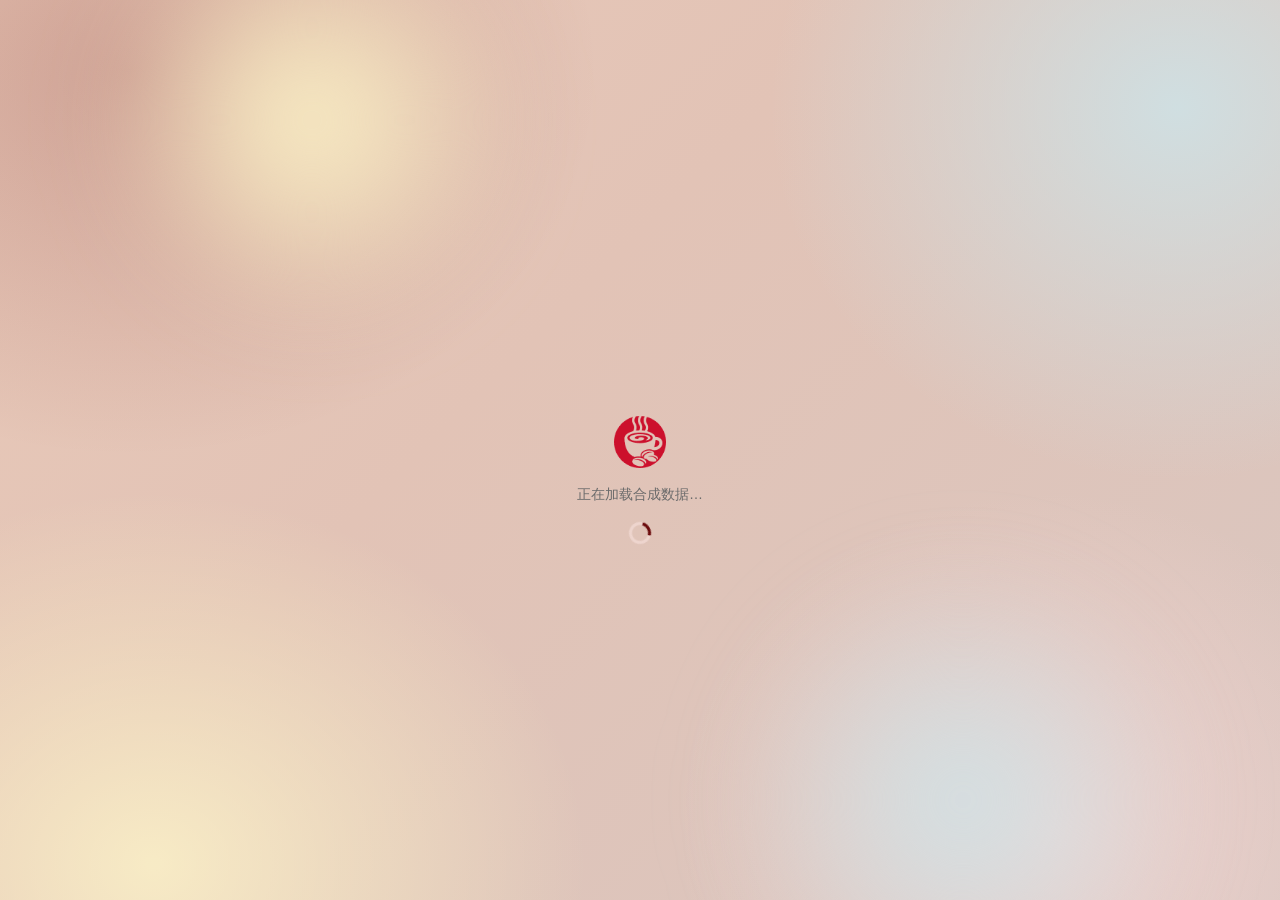
<file: index.html>
<!DOCTYPE html>
<html lang="zh-Hans">
<head>
<meta charset="UTF-8">
<title>PCC 会员营销工作台 · 跳转中</title>
<meta http-equiv="refresh" content="0; url=app/index.html#/overview">
<link rel="canonical" href="app/index.html#/overview">
<style>
  html, body { margin: 0; height: 100%; }
  body {
    display: flex; align-items: center; justify-content: center;
    font-family: -apple-system, "PingFang SC", "Microsoft YaHei", sans-serif;
    background: #F6F6F7; color: #3D3D3D;
  }
  .box { text-align: center; }
  .box h1 { font-size: 18px; font-weight: 600; margin: 0 0 8px; }
  .box p { font-size: 13px; color: #6B6B6B; margin: 0; }
  .box a { color: #A5192E; }
</style>
</head>
<body>
  <div class="box">
    <h1>PCC 会员营销工作台</h1>
    <p>正在打开演示页面…　如果没有自动跳转，请点 <a href="app/index.html#/overview">这里</a>。</p>
  </div>
</body>
</html>
</file>
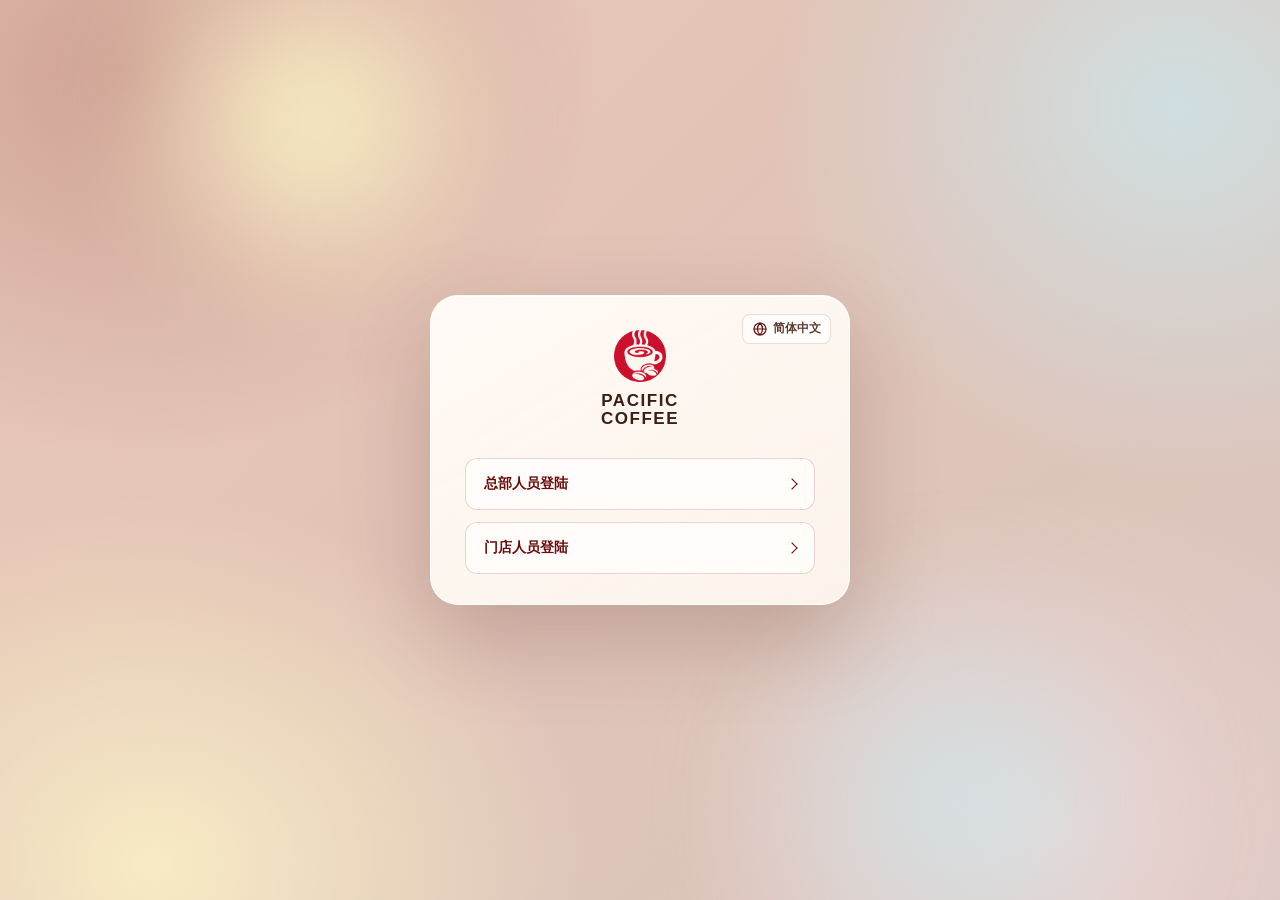
<file: app/index.html>
<!DOCTYPE html>
<html lang="zh-Hans">
<head>
<meta charset="UTF-8">
<meta name="viewport" content="width=device-width, initial-scale=1.0">
<meta http-equiv="Cache-Control" content="no-cache, no-store, must-revalidate">
<meta http-equiv="Pragma" content="no-cache">
<meta http-equiv="Expires" content="0">
<title>PCC 会员营销工作台 —— 优惠券自动发放助手</title>
<meta name="description" content="Pacific Coffee 会员营销工作台：会员筛选、活动创建、审批、规则发券、数据看板与 AI 活动助手。合成数据演示。">
<link rel="stylesheet" href="css/app.css?v=20261123.6">
<link rel="icon" type="image/png" href="assets/pcc-logo.png?v=1795330678">
</head>
<body>
<div id="boot"></div>

<script src="js/const.js?v=1795330678"></script>
<script src="js/engine.js?v=20261123.5"></script>
<script src="js/ui.js?v=20261123.5"></script>
<script src="js/ai.js?v=1795330678"></script>
<script src="js/app.js?v=20261123.7"></script>
<script src="js/acceptance.js?v=20261123"></script>
</body>
</html>
</file>
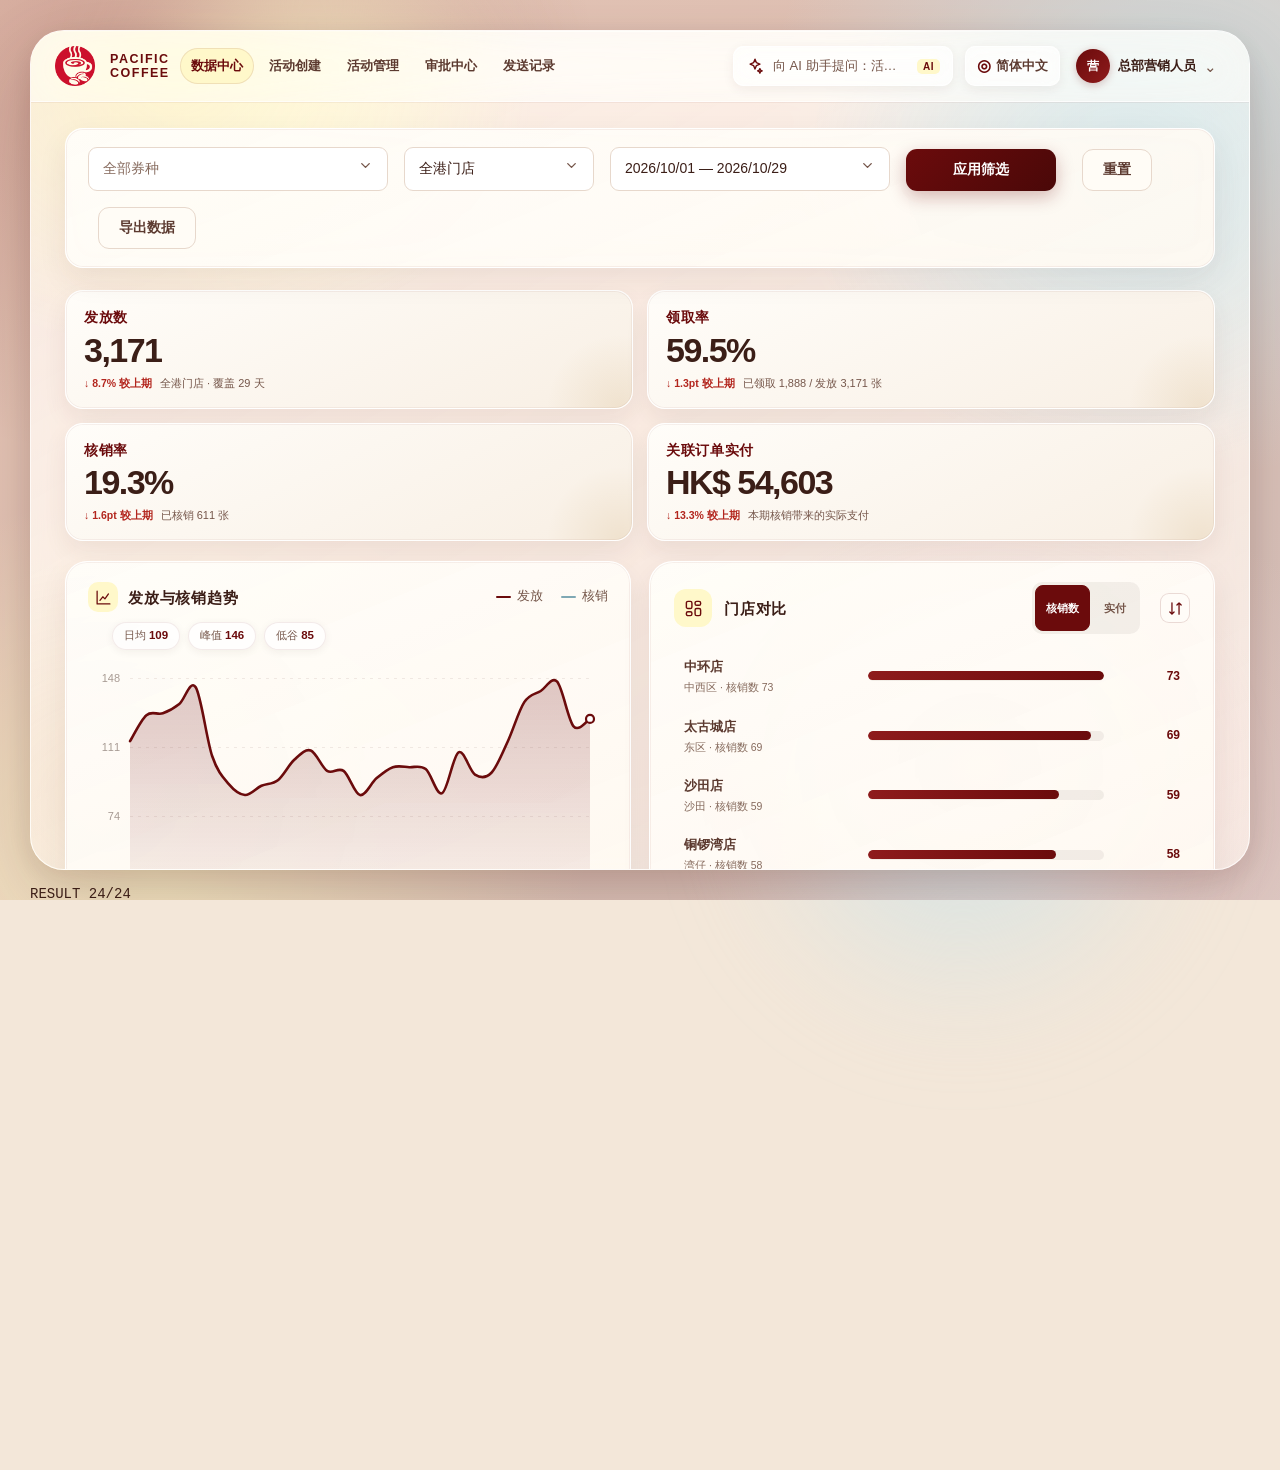
<file: app/selftest.html>
<!DOCTYPE html>
<html lang="zh-Hans">
<head>
<meta charset="UTF-8">
<title>selftest</title>
<link rel="stylesheet" href="css/app.css">
</head>
<body>
<div id="boot"></div>
<!-- 验收环境也以「总部营销人员」登录态启动，这样界面级断言（如导出入口）能真实验证 -->
<script>sessionStorage.setItem('pcc.accountKey', 'hq.marketing');</script>
<script src="js/const.js"></script>
<script src="js/engine.js?v=20261123"></script>
<script src="js/ui.js"></script>
<script src="js/ai.js"></script>
<script src="js/app.js?v=20261123"></script>
<script src="js/acceptance.js?v=20261123"></script>
<script>
(function () {
  var out = document.createElement('pre');
  out.id = 'selftest-out';
  out.textContent = 'RUNNING';
  document.body.appendChild(out);

  function waitFor(fn, ms) {
    return new Promise(function (res, rej) {
      var t0 = Date.now();
      var iv = setInterval(function () {
        var ok = false;
        try { ok = fn(); } catch (e) { ok = false; }
        if (ok) { clearInterval(iv); res(); }
        else if (Date.now() - t0 > ms) { clearInterval(iv); rej(new Error('wait timeout')); }
      }, 120);
    });
  }

  waitFor(function () {
    return window.PCC_ENGINE && window.PCC_ENGINE.DB && window.PCC_ENGINE.DB.ready === true;
  }, 90000).then(function () {
    return window.PCC_ACCEPTANCE.run();
  }).then(function (s) {
    var lines = ['RESULT ' + s.pass + '/' + s.total];
    s.results.forEach(function (r) {
      lines.push((r.pass ? 'PASS' : 'FAIL') + ' [' + r.id + '] ' + r.name + ' :: ' + String(r.detail || '').slice(0, 400));
    });
    out.textContent = lines.join('\n');
    document.title = 'ACCEPT ' + s.pass + '/' + s.total;
  }).catch(function (e) {
    out.textContent = 'ERROR ' + e.message + '\n' + (e.stack || '');
    document.title = 'ERROR';
  });
})();
</script>
</body>
</html>
</file>
<file: app/css/app.css>
/* ============================================================================
 * PCC 会员营销工作台 —— 设计系统 (app.css)
 * 依据 PRD 5.1：后台采用 PCC 红白色调；左侧导航固定，内容区浅灰底。
 * 字体、间距、圆角严格对齐 PRD 图 2–图 20 的线框规范。
 * ==========================================================================*/

:root {
  /* 新版咖啡馆配色：Lemon Chiffon / Rosewood / Coffee Bean / Botticelli */
  --pcc-red: #6B0B0C;
  --pcc-red-dark: #4A0808;
  --pcc-red-light: #8E1B1C;
  --pcc-red-tint: #F7E7DF;
  --pcc-red-tint2: #EED5CE;

  --lemon: #FFF8CA;
  --lemon-deep: #F4E9A8;
  --botticelli: #CDE3E8;
  --rose: #F4D6D3;
  --sand: #F0D9C8;

  --ink: #3B1E17;
  --ink-2: #5C3A30;
  --ink-3: #75564A;
  --ink-4: #866A5D;
  --line: #E7D8CC;
  --line-2: #F1E7DE;
  --bg: #F3E7D9;
  --card: #FFFCF7;

  --bean: #3B1E17;
  --display: "Avenir Next", "Inter", "PingFang SC", "Hiragino Sans GB", "Microsoft YaHei", sans-serif;

  --green: #2E6B53;
  --green-tint: #E3F0E9;
  --amber: #A66B2A;
  --amber-tint: #FBEFD9;
  --grey-chip: #F1EAE4;

  --radius: 12px;
  --radius-lg: 20px;
  --shadow: 0 2px 8px rgba(59, 30, 23, .045), 0 14px 30px rgba(59, 30, 23, .065);
  --shadow-md: 0 10px 30px rgba(59, 30, 23, .10);
  --shadow-lg: 0 20px 60px rgba(59, 30, 23, .20);

  --sidebar-w: 244px;
  --header-h: 76px;

  --font: "PingFang SC", "Hiragino Sans GB", "Microsoft YaHei", "Noto Sans CJK SC",
          -apple-system, BlinkMacSystemFont, "Segoe UI", Roboto, "Helvetica Neue", Arial, sans-serif;
}

* { box-sizing: border-box; }

html, body {
  margin: 0; padding: 0; height: 100%;
  font-family: var(--font);
  color: var(--ink);
  background:
    radial-gradient(1000px 460px at 98% -8%, rgba(255, 248, 202, .62), transparent 62%),
    radial-gradient(820px 420px at -6% 104%, rgba(224, 199, 174, .55), transparent 64%),
    repeating-linear-gradient(135deg, rgba(107, 11, 12, .012) 0 2px, transparent 2px 9px),
    var(--bg);
  -webkit-font-smoothing: antialiased;
  font-size: 14px;
  line-height: 1.55;
}

button, input, select, textarea { font-family: inherit; font-size: inherit; color: inherit; }
button { cursor: pointer; border: none; background: none; }
a { color: inherit; text-decoration: none; }
table { border-collapse: collapse; width: 100%; }

::-webkit-scrollbar { width: 9px; height: 9px; }
::-webkit-scrollbar-thumb { background: #D2D2D4; border-radius: 5px; }
::-webkit-scrollbar-thumb:hover { background: #B9B9BC; }
::-webkit-scrollbar-track { background: transparent; }

/* ============================================================ 布局 */
#app { display: flex; min-height: 100vh; }

/* --------- 左侧导航 --------- */
.sidebar {
  width: var(--sidebar-w); flex: 0 0 var(--sidebar-w);
  background: linear-gradient(180deg, #FFFCF6 0%, #FAF2EA 100%);
  border-right: 1px solid var(--line);
  display: flex; flex-direction: column;
  position: sticky; top: 0; height: 100vh;
  box-shadow: inset -1px 0 0 rgba(255,255,255,.7);
}
.brand {
  display: flex; align-items: center; gap: 11px;
  padding: 20px 20px 18px;
}
.brand-logo { width: 46px; height: 46px; flex: 0 0 46px; }
.brand-text { line-height: 1.12; }
.brand-name {
  font-size: 15px; font-weight: 800; letter-spacing: .055em;
  color: var(--pcc-red); text-transform: uppercase;
}
.brand-sub { font-size: 11.5px; color: var(--ink-3); letter-spacing: .04em; margin-top: 2px; }

.side-label {
  font-size: 11.5px; color: var(--ink-4); padding: 6px 20px 10px;
  letter-spacing: .08em; text-transform: uppercase; font-weight: 600;
}
.nav { padding: 0 14px; display: flex; flex-direction: column; gap: 4px; flex: 1; }
.nav-item {
  display: flex; align-items: center; gap: 12px;
  padding: 11px 13px; border-radius: 12px;
  color: var(--ink-2); font-size: 14.5px; font-weight: 500;
  transition: background .16s, color .16s, box-shadow .16s; position: relative;
  text-align: left; width: 100%;
}
.nav-item:hover { background: rgba(107, 11, 12, .055); }
.nav-item.active {
  background: var(--lemon); color: var(--pcc-red); font-weight: 700;
  box-shadow: inset 0 0 0 1px rgba(107, 11, 12, .10);
}
.nav-item.active::before {
  content: ''; position: absolute; left: -14px; top: 50%; transform: translateY(-50%);
  width: 4px; height: 26px; background: var(--pcc-red); border-radius: 0 4px 4px 0;
}
.nav-dot {
  width: 10px; height: 10px; border-radius: 50%; background: #D8C9BF; flex: 0 0 10px;
  box-shadow: inset 0 0 0 1px rgba(45,18,13,.05);
}
.nav-item.active .nav-dot { background: var(--pcc-red); }

.side-user {
  border-top: 1px solid var(--line); padding: 16px 20px;
  display: flex; align-items: center; gap: 11px;
  background: rgba(255,255,255,.45);
}
.avatar {
  width: 38px; height: 38px; border-radius: 12px; flex: 0 0 38px;
  background: var(--pcc-red); color: #fff;
  display: flex; align-items: center; justify-content: center;
  font-weight: 700; font-size: 13px;
}
.side-user .u-name { font-size: 13.5px; font-weight: 700; }
.side-user .u-desc { font-size: 11.5px; color: var(--ink-3); }

/* --------- 主区 --------- */
.main { flex: 1; min-width: 0; display: flex; flex-direction: column; }
.topbar {
  height: var(--header-h); background: rgba(255, 252, 246, .88);
  border-bottom: 1px solid var(--line);
  display: flex; align-items: center; justify-content: space-between;
  padding: 0 38px; position: sticky; top: 0; z-index: 30;
  backdrop-filter: blur(16px);
}
.topbar h1 { font-size: 20px; font-weight: 750; margin: 0; letter-spacing: -.01em; }
.topbar .demo-tag { font-size: 12.5px; color: var(--ink-4); }

.content { padding: 30px 38px 72px; }

.page-head { display: flex; align-items: flex-start; justify-content: space-between; margin-bottom: 22px; gap: 20px; }
.page-title { font-size: 28px; font-weight: 750; margin: 0 0 6px; letter-spacing: -.025em; }
.page-desc { font-size: 13.5px; color: var(--ink-3); margin: 0; }

/* --------- 卡片 --------- */
.card {
  background: var(--card); border: 1px solid var(--line);
  border-radius: var(--radius-lg); box-shadow: var(--shadow);
}
.card-pad { padding: 22px 24px; }

/* --------- 按钮 --------- */
.btn {
  display: inline-flex; align-items: center; justify-content: center; gap: 7px;
  height: 42px; padding: 0 20px; border-radius: 11px;
  font-size: 14px; font-weight: 650; white-space: nowrap;
  transition: background .14s, border-color .14s, box-shadow .14s, opacity .14s, transform .14s;
}
.btn:active { transform: translateY(1px); }
.btn-primary {
  background: linear-gradient(135deg, var(--pcc-red), var(--pcc-red-dark));
  color: #fff; box-shadow: 0 6px 16px rgba(107, 11, 12, .20);
}
.btn-primary:hover { filter: brightness(1.07); }
.btn-primary:disabled { background: #CDB9B2; cursor: not-allowed; box-shadow: none; }
.btn-ghost { background: #FFFCF6; color: var(--ink-2); border: 1px solid var(--line); }
.btn-ghost:hover { border-color: var(--pcc-red); color: var(--pcc-red); background: #FFF9F2; }
.btn-text { color: var(--pcc-red); font-weight: 700; height: auto; padding: 0; }
.btn-text:hover { color: var(--pcc-red-dark); text-decoration: underline; }
.btn-sm { height: 36px; padding: 0 15px; font-size: 13.5px; border-radius: 9px; }
.btn-block { width: 100%; }
.btn-danger-text { color: var(--pcc-red); }

/* --------- 筛选栏 --------- */
.filterbar {
  background: #fff; border: 1px solid var(--line); border-radius: var(--radius-lg);
  padding: 18px 22px; box-shadow: var(--shadow); margin-bottom: 22px;
}
.filterbar-row { display: flex; align-items: flex-end; gap: 16px; flex-wrap: wrap; }
.filter-result-count { align-self: flex-end; margin-left: auto; padding-bottom: 11px; font-size: 12.5px; color: var(--ink-3); white-space: nowrap; }
.filter-result-count b { color: var(--pcc-red); font-weight: 700; font-variant-numeric: tabular-nums; }
.field { display: flex; flex-direction: column; gap: 7px; min-width: 0; }
.field > label { font-size: 12.5px; color: var(--ink-3); font-weight: 500; }
.field-grow { flex: 1 1 200px; }

/* --------- 表单控件 --------- */
.control {
  position: relative; display: flex; align-items: center;
  height: 44px; padding: 0 14px; min-width: 0;
  background: #fff; border: 1px solid var(--line); border-radius: 9px;
  font-size: 14px; cursor: pointer; user-select: none;
  transition: border-color .14s, box-shadow .14s;
}
.control:hover { border-color: #CFCFD2; }
.control.open, .control:focus-within { border-color: var(--pcc-red); box-shadow: 0 0 0 3px rgba(165, 25, 46, .09); }
.control.locked { background: #F7F7F8; color: var(--ink-3); cursor: default; }
.control .ctrl-value { flex: 1; overflow: hidden; text-overflow: ellipsis; white-space: nowrap; }
.control .ctrl-value.placeholder { color: var(--ink-4); }
.control .ctrl-caret { margin-left: 10px; color: var(--ink-3); flex: 0 0 auto; transition: transform .18s; }
.control.open .ctrl-caret { transform: rotate(180deg); }
.control input {
  border: none; outline: none; background: transparent; width: 100%; padding: 0;
}
.control .ctrl-hint { font-size: 12px; color: var(--pcc-red); }

select.control { appearance: none; padding-right: 38px; }
select.control + .select-caret { position: absolute; right: 14px; pointer-events: none; color: var(--ink-3); }

/* --------- 下拉面板 --------- */
.dropdown {
  position: absolute; z-index: 300; top: calc(100% + 6px); left: 0; min-width: 100%;
  background: #fff; border: 1px solid var(--line); border-radius: 11px;
  box-shadow: var(--shadow-md); padding: 6px; max-height: 340px; overflow: auto;
  /* 入场动画只作用于 transform，不动 opacity：
     即使动画因渲染环境未推进，面板也始终可见，不会出现“点开却看不到内容”。*/
  opacity: 1;
  animation: popIn .14s ease-out;
}
@keyframes popIn { from { transform: translateY(-4px) scale(.995); } }
@keyframes pop { from { transform: translateY(-4px); } to { transform: none; } }
.dd-item {
  display: flex; align-items: center; gap: 10px; padding: 9px 11px;
  border-radius: 7px; font-size: 14px; cursor: pointer; white-space: nowrap;
}
.dd-item:hover { background: #F6F6F7; }
.dd-item.selected { color: var(--pcc-red); font-weight: 600; background: var(--pcc-red-tint); }
.dd-check {
  width: 17px; height: 17px; flex: 0 0 17px; border-radius: 4px;
  border: 1.5px solid #C6C6C9; display: flex; align-items: center; justify-content: center;
  background: #fff; transition: background .12s, border-color .12s;
}
.dd-item.selected .dd-check { background: var(--pcc-red); border-color: var(--pcc-red); color: #fff; }
.dd-sep { height: 1px; background: var(--line-2); margin: 5px 4px; }
.dd-label { font-size: 11.5px; color: var(--ink-4); padding: 7px 11px 4px; }

/* 多选下拉底部操作条：支持一次性勾选后再应用 */
.dd-foot {
  display: flex; align-items: center; justify-content: flex-end; gap: 10px;
  margin: 6px -6px -6px; padding: 9px 12px;
  border-top: 1px solid var(--line-2); background: #FCFCFD;
  border-radius: 0 0 11px 11px;
}
.dd-foot-hint { font-size: 11.5px; color: var(--ink-4); }
.dd-foot-btns { display: flex; gap: 8px; }
.dd-apply, .dd-reset {
  height: 28px; padding: 0 14px; border-radius: 7px; font-size: 12.5px;
  font-weight: 600; border: 1px solid var(--line); background: #fff; color: var(--ink-2);
}
.dd-reset:hover { background: #F4F4F5; }
.dd-apply.on { background: var(--pcc-red); border-color: var(--pcc-red); color: #fff; }
.dd-apply:not(.on) { color: var(--ink-4); cursor: default; }

/* 有未提交改动时，控件边框给出提示 */
.control.dirty { border-color: var(--pcc-red); box-shadow: 0 0 0 3px rgba(165, 25, 46, .09); }

/* --------- 日历 --------- */
.calendar {
  position: absolute; z-index: 300; top: calc(100% + 6px); left: 0;
  background: #fff; border: 1px solid var(--line); border-radius: 12px;
  box-shadow: var(--shadow-md); padding: 14px; width: 306px;
  opacity: 1; animation: popIn .14s ease-out;
}
.cal-head { display: flex; align-items: center; justify-content: space-between; margin-bottom: 10px; }
.cal-title { font-size: 14.5px; font-weight: 700; }
.cal-title.clickable { cursor: pointer; padding: 3px 8px; border-radius: 7px; }
.cal-title.clickable:hover { background: #F4F4F5; }
.cal-nav { display: flex; gap: 3px; }
.cal-nav button {
  width: 30px; height: 30px; border-radius: 7px; display: flex;
  align-items: center; justify-content: center; color: var(--ink-2);
}
.cal-nav button:hover { background: #F4F4F5; }
.cal-grid { display: grid; grid-template-columns: repeat(7, 1fr); gap: 2px; }
.cal-dow {
  font-size: 11.5px; color: var(--ink-4); text-align: center; padding: 5px 0; font-weight: 600;
}
.cal-day {
  height: 34px; border-radius: 7px; font-size: 13.5px; display: flex;
  align-items: center; justify-content: center; transition: background .1s, color .1s;
}
.cal-day:hover:not(.disabled) { background: #F4F4F5; }
.cal-day.out { color: #C8C8CB; }
.cal-day.today { font-weight: 700; box-shadow: inset 0 0 0 1.5px var(--pcc-red-tint2); }
.cal-day.in-range { background: var(--pcc-red-tint); border-radius: 0; color: var(--pcc-red); }
.cal-day.start, .cal-day.end { background: var(--pcc-red); color: #fff; font-weight: 700; border-radius: 7px; }
.cal-day.start.in-range, .cal-day.end.in-range { border-radius: 7px; }
.cal-day.disabled { color: #DCDCDE; cursor: not-allowed; }
.cal-grid.months, .cal-grid.years { grid-template-columns: repeat(3, 1fr); gap: 5px; }
.cal-cell {
  height: 42px; border-radius: 8px; display: flex; align-items: center;
  justify-content: center; font-size: 13.5px;
}
.cal-cell:hover { background: #F4F4F5; }
.cal-cell.sel { background: var(--pcc-red); color: #fff; font-weight: 700; }
.cal-cell.cur { color: var(--pcc-red); font-weight: 700; }
.cal-foot { display: flex; justify-content: flex-end; align-items: center; margin-top: 11px; padding-top: 11px; border-top: 1px solid var(--line-2); }
.cal-foot .hint { font-size: 12px; color: var(--ink-4); }

/* --------- 新版看板骨架 --------- */
.dash-top { display: grid; grid-template-columns: minmax(0, 1.75fr) minmax(300px, .85fr); gap: 18px; margin-bottom: 18px; }
.dash-mid { display: grid; grid-template-columns: minmax(0, 1.55fr) minmax(320px, 1fr); gap: 18px; margin-bottom: 18px; }
.dash-bottom { display: grid; grid-template-columns: minmax(0, 1.35fr) minmax(320px, 1fr); gap: 18px; }

.dash-panel {
  background: var(--card); border: 1px solid var(--line); border-radius: 22px;
  box-shadow: var(--shadow); overflow: hidden; min-width: 0;
}
.dash-panel-head {
  display: flex; align-items: center; gap: 12px;
  padding: 20px 24px 14px;
}
.dash-panel-icon {
  width: 38px; height: 38px; border-radius: 12px; flex: 0 0 38px;
  display: flex; align-items: center; justify-content: center;
  background: var(--lemon); color: var(--pcc-red);
}
.dash-panel-icon svg { width: 19px; height: 19px; }
.dash-panel-title { font-size: 16px; font-weight: 750; letter-spacing: -.01em; }
.dash-panel-sub { font-size: 12px; color: var(--ink-4); margin-top: 1px; }
.dash-panel-body { padding: 0 24px 22px; }
.dash-panel-head + .dash-panel-body { padding-top: 0; }

/* --------- 指标卡 --------- */
.metrics { display: grid; gap: 14px; }
.metrics-4 { grid-template-columns: repeat(4, 1fr); }
.metrics-5 { grid-template-columns: repeat(5, 1fr); }
.metric {
  position: relative; overflow: hidden;
  border: 1px solid rgba(45, 18, 13, .06); border-radius: 18px;
  padding: 18px 18px 16px; min-height: 142px;
  display: flex; flex-direction: column; justify-content: space-between;
  background: #fff;
}
.metric::after {
  content: ''; position: absolute; width: 110px; height: 110px; right: -42px; bottom: -58px;
  border-radius: 50%; background: rgba(255,255,255,.38);
}
.metric.tone-lemon { background: linear-gradient(150deg, #FFF8CA, #FCEFB0); }
.metric.tone-blue { background: linear-gradient(150deg, #CDE3E8, #BBD8E0); }
.metric.tone-rose { background: linear-gradient(150deg, #F4D6D3, #EBC4C1); }
.metric.tone-sand { background: linear-gradient(150deg, #F0D9C8, #E7C7B2); }
.metric-label { font-size: 12.5px; color: rgba(45,18,13,.68); margin-bottom: 8px; font-weight: 650; position: relative; z-index: 1; }
.metric-value {
  font-size: 34px; font-weight: 800; letter-spacing: -.035em; line-height: 1.05;
  font-variant-numeric: tabular-nums; color: var(--ink); position: relative; z-index: 1;
}
.metric-value.small { font-size: 27px; }
.metric-value.alarm { color: var(--pcc-red); }
.metric-foot {
  font-size: 11.5px; color: rgba(45,18,13,.62); text-align: left; margin-top: 10px;
  position: relative; z-index: 1; font-weight: 500;
}
.metric-icon {
  position: absolute; top: 16px; right: 16px; width: 32px; height: 32px;
  border-radius: 10px; display: flex; align-items: center; justify-content: center;
  background: rgba(255,255,255,.62); color: var(--pcc-red); z-index: 1;
}
.metric-icon svg { width: 17px; height: 17px; }

/* --------- 当前视角卡片 --------- */
.profile-hero { display: flex; align-items: center; gap: 14px; padding: 6px 0 16px; }
.profile-avatar {
  width: 58px; height: 58px; border-radius: 18px; flex: 0 0 58px;
  background: linear-gradient(135deg, var(--pcc-red), var(--pcc-red-light)); color: #fff;
  display: flex; align-items: center; justify-content: center; font-weight: 800; font-size: 17px;
}
.profile-name { font-size: 17px; font-weight: 750; }
.profile-scope { font-size: 12.5px; color: var(--ink-3); margin-top: 2px; }
.profile-meta { display: grid; grid-template-columns: 1fr 1fr; gap: 10px; margin-bottom: 16px; }
.profile-meta > div {
  background: #FBF6F0; border: 1px solid var(--line-2); border-radius: 12px; padding: 10px 12px;
}
.profile-meta span { display: block; font-size: 11px; color: var(--ink-4); margin-bottom: 2px; }
.profile-meta b { font-size: 13px; font-weight: 650; }
.profile-actions { display: flex; flex-wrap: wrap; gap: 8px; }
.profile-actions .btn { flex: 1 1 auto; }

/* --------- 看板列表行 --------- */
.dash-list { display: flex; flex-direction: column; }
.dash-list-row {
  width: 100%; display: flex; align-items: center; gap: 12px;
  padding: 12px 0; border: 0; border-bottom: 1px solid var(--line-2);
  background: none; text-align: left; font: inherit; color: inherit;
  transition: background .15s, padding-left .15s;
}
.dash-list-row:last-child { border-bottom: 0; }
.dash-list-row:hover { background: rgba(107,11,12,.035); padding-left: 6px; }
.dash-list-main { flex: 1; min-width: 0; }
.dash-list-name { font-size: 13.5px; font-weight: 650; white-space: nowrap; overflow: hidden; text-overflow: ellipsis; }
.dash-list-sub { font-size: 11.5px; color: var(--ink-4); margin-top: 2px; }
.dash-list-value { font-size: 14px; font-weight: 750; font-variant-numeric: tabular-nums; }
.dash-list-arrow { color: var(--pcc-red); font-size: 12px; opacity: 0; transition: opacity .15s; }
.dash-list-row:hover .dash-list-arrow { opacity: 1; }
.dash-stat-row { display: flex; gap: 10px; margin-bottom: 14px; }
.dash-stat {
  flex: 1; background: #FBF6F0; border: 1px solid var(--line-2);
  border-radius: 12px; padding: 10px 12px;
}
.dash-stat span { display: block; font-size: 11px; color: var(--ink-4); }
.dash-stat b { font-size: 18px; font-variant-numeric: tabular-nums; }

/* --------- 图表 --------- */
.chart-grid { display: grid; grid-template-columns: 1.62fr 1fr; gap: 16px; }
.chart-card {
  background: var(--card); border: 1px solid var(--line); border-radius: var(--radius-lg);
  padding: 20px 22px; box-shadow: var(--shadow);
}
.chart-head { display: flex; align-items: center; justify-content: space-between; margin-bottom: 8px; }
.chart-title { font-size: 16.5px; font-weight: 700; }
.legend { display: flex; gap: 18px; font-size: 12.5px; color: var(--ink-3); }
.legend span { display: flex; align-items: center; gap: 6px; }
.legend i { width: 15px; height: 2.5px; border-radius: 2px; display: inline-block; }
.lg-issued { background: var(--pcc-red); }
.lg-claimed { background: #D9A9A5; }
.lg-used { background: #7FA8B4; }

.chart-insight { display: grid; grid-template-columns: repeat(3, 1fr); gap: 10px; margin-top: 18px; }
.chart-insight > div {
  background: #FBF6F0; border: 1px solid var(--line-2); border-radius: 12px; padding: 10px 12px;
}
.chart-insight span { display: block; font-size: 11px; color: var(--ink-4); }
.chart-insight b { font-size: 15px; font-variant-numeric: tabular-nums; }

.side-list { display: flex; flex-direction: column; }
.side-row {
  display: flex; align-items: center; justify-content: space-between;
  padding: 13px 0; border-bottom: 1px solid var(--line-2); font-size: 14px;
}
.side-row:last-child { border-bottom: none; }
.side-row .k { color: var(--ink-2); display: flex; align-items: center; gap: 8px; }
.side-row .v { font-weight: 700; font-variant-numeric: tabular-nums; font-size: 15.5px; }
.side-row .v.alarm { color: var(--pcc-red); }

/* --------- 表格 --------- */
.table-wrap { overflow-x: auto; }
table.data { font-size: 13.5px; }
table.data th {
  text-align: left; font-weight: 500; color: var(--ink-3); font-size: 12.5px;
  padding: 13px 16px; border-bottom: 1px solid var(--line); white-space: nowrap;
  background: #FCFCFC;
}
table.data td {
  padding: 15px 16px; border-bottom: 1px solid var(--line-2); vertical-align: middle;
}
table.data tbody tr:hover { background: #FCFCFD; }
table.data tbody tr:last-child td { border-bottom: none; }
.num { font-variant-numeric: tabular-nums; }
.mono { font-variant-numeric: tabular-nums; letter-spacing: .01em; }
.t-muted { color: var(--ink-3); }
.t-red { color: var(--pcc-red); }
.t-bold { font-weight: 700; }
.t-small { font-size: 12.5px; }

/* --------- 标签 --------- */
.chip {
  display: inline-flex; align-items: center; gap: 5px;
  height: 24px; padding: 0 10px; border-radius: 6px;
  font-size: 12.5px; font-weight: 500; white-space: nowrap;
}
.chip-red { background: var(--pcc-red-tint); color: var(--pcc-red); }
.chip-green { background: var(--green-tint); color: var(--green); }
.chip-amber { background: var(--amber-tint); color: var(--amber); }
.chip-grey { background: var(--grey-chip); color: var(--ink-2); }

/* --------- 活动列表 --------- */
.camp-list { display: flex; flex-direction: column; gap: 14px; }
.camp-item {
  background: #fff; border: 1px solid var(--line); border-radius: var(--radius-lg);
  padding: 20px 24px; box-shadow: var(--shadow);
  display: flex; align-items: center; gap: 18px;
  transition: border-color .14s, box-shadow .14s;
}
.camp-item:hover { border-color: #DCDCDE; box-shadow: var(--shadow-md); }
.camp-main { flex: 1; min-width: 0; }
.camp-name-row { display: flex; align-items: center; gap: 10px; margin-bottom: 8px; flex-wrap: wrap; }
.camp-name { font-size: 17px; font-weight: 700; }
.camp-meta { font-size: 13px; color: var(--ink-3); display: flex; gap: 26px; flex-wrap: wrap; }
.camp-right { display: flex; align-items: center; gap: 14px; flex: 0 0 auto; }

/* --------- Tab --------- */
.tabs { display: flex; gap: 10px; background: #fff; border: 1px solid var(--line);
  border-radius: var(--radius-lg); padding: 14px 18px; box-shadow: var(--shadow); margin-bottom: 20px;
  align-items: center; flex-wrap: wrap; }
.tab {
  height: 40px; padding: 0 22px; border-radius: 8px; font-size: 14px; font-weight: 500;
  background: #F4F4F5; color: var(--ink-2); transition: background .14s, color .14s;
}
.tab:hover { background: #EBEBED; }
.tab.active { background: var(--pcc-red); color: #fff; font-weight: 700; }
.tabs-right { margin-left: auto; display: flex; align-items: center; gap: 12px; font-size: 13px; color: var(--ink-3); }

/* --------- 弹窗 --------- */
.overlay {
  position: fixed; inset: 0; background: rgba(20, 20, 22, .42);
  display: flex; align-items: center; justify-content: center; z-index: 500;
  padding: 30px; animation: fade .15s ease-out; overflow: auto;
}
@keyframes fade { from { background: rgba(20,20,22,.08); } }
.modal {
  background: #fff; border-radius: 16px; box-shadow: var(--shadow-lg);
  width: 100%; max-width: 1090px; max-height: calc(100vh - 60px);
  display: flex; flex-direction: column; animation: rise .18s ease-out;
}
.modal.narrow { max-width: 640px; }
.modal.mid { max-width: 800px; }
@keyframes rise { from { transform: translateY(14px) scale(.995); } to { transform: none; } }
.modal-head {
  padding: 22px 28px 16px; display: flex; align-items: flex-start; justify-content: space-between;
  border-bottom: 1px solid var(--line-2); gap: 16px;
}
.modal-title { font-size: 21px; font-weight: 700; margin: 0 0 5px; }
.modal-sub { font-size: 13px; color: var(--ink-3); }
.modal-close {
  width: 34px; height: 34px; border-radius: 8px; display: flex; align-items: center;
  justify-content: center; color: var(--ink-3); flex: 0 0 34px;
}
.modal-close:hover { background: #F4F4F5; }
.modal-body { padding: 22px 28px; overflow: auto; flex: 1; }
.modal-foot {
  padding: 16px 28px 22px; display: flex; justify-content: flex-end; gap: 12px;
  border-top: 1px solid var(--line-2);
}
.form-grid { display: grid; grid-template-columns: 1fr 1fr; gap: 20px 24px; }
.form-grid .full { grid-column: 1 / -1; }
.form-item { display: flex; flex-direction: column; gap: 8px; }
.form-item > label { font-size: 13px; color: var(--ink-2); font-weight: 500; }
.input, .textarea {
  width: 100%; height: 46px; padding: 0 15px; border: 1px solid var(--line);
  border-radius: 9px; outline: none; background: #fff; transition: border-color .14s, box-shadow .14s;
}
.textarea { height: auto; min-height: 88px; padding: 12px 15px; resize: vertical; line-height: 1.5; }
.input:focus, .textarea:focus { border-color: var(--pcc-red); box-shadow: 0 0 0 3px rgba(165, 25, 46, .09); }
.input[readonly] { background: #F7F7F8; color: var(--ink-3); }
select.input { appearance: none; background-image: none; cursor: pointer; }

.notice {
  background: var(--pcc-red-tint); border-radius: 9px; padding: 13px 16px;
  font-size: 13px; color: var(--pcc-red); line-height: 1.55;
}
.notice.grey { background: #F5F5F6; color: var(--ink-2); }
.notice.green { background: var(--green-tint); color: var(--green); }
.notice.amber { background: var(--amber-tint); color: var(--amber); }

/* 批准确认：影响摘要卡 */
.ap-impact { border: 1px solid var(--line); border-radius: 10px; overflow: hidden; }
.ap-impact-row { display: flex; justify-content: space-between; align-items: center; gap: 16px; padding: 9px 13px; font-size: 13px; }
.ap-impact-row:nth-child(odd) { background: var(--line-2); }
.ap-impact-row span { color: var(--ink-3); }
.ap-impact-row b { color: var(--ink); font-weight: 600; text-align: right; }
.ap-impact-note { margin-top: 12px; font-size: 12.5px; color: var(--ink-3); line-height: 1.6; }

/* --------- 复选卡片（导出内容） --------- */
.check-cards { display: grid; grid-template-columns: repeat(3, 1fr); gap: 12px; }
.export-group-label { margin: 4px 0 -2px; font-size: 12px; font-weight: 600; color: var(--ink-3); }
.check-cards.detail-cards { grid-template-columns: 1fr; }
.check-card {
  display: flex; align-items: center; gap: 10px; height: 56px; padding: 0 16px;
  border: 1px solid var(--line); border-radius: 10px; cursor: pointer; font-size: 13.5px;
  transition: border-color .14s, background .14s;
}
.check-card:hover { border-color: #D8D8DA; }
.check-card.on { border-color: var(--pcc-red); background: #FFFBFB; }
.check-box {
  width: 19px; height: 19px; flex: 0 0 19px; border-radius: 5px; border: 1.5px solid #C6C6C9;
  display: flex; align-items: center; justify-content: center; background: #fff; color: #fff;
}
.check-card.on .check-box { background: var(--pcc-red); border-color: var(--pcc-red); }

.seg { display: inline-flex; gap: 10px; }
.seg button {
  height: 46px; padding: 0 26px; border-radius: 9px; border: 1px solid var(--line);
  background: #fff; font-size: 14px; font-weight: 600; color: var(--ink-2);
}
.seg button.on { background: var(--pcc-red); border-color: var(--pcc-red); color: #fff; }

/* --------- Toast --------- */
.toasts {
  position: fixed; top: 22px; left: 50%; transform: translateX(-50%);
  z-index: 9000; display: flex; flex-direction: column; gap: 10px; align-items: center;
  pointer-events: none;
}
.toast {
  background: #1F1F22; color: #fff; padding: 12px 20px; border-radius: 10px;
  font-size: 13.5px; box-shadow: var(--shadow-lg); animation: drop .2s ease-out;
  max-width: 620px; display: flex; align-items: center; gap: 10px;
}
.toast.ok { background: #1E5C45; }
.toast.err { background: #8A1425; }
.toast.warn { background: #8A6020; }
@keyframes drop { from { transform: translateY(-12px); } to { transform: none; } }

/* --------- 空状态 --------- */
.empty {
  padding: 60px 24px; text-align: center; color: var(--ink-4); font-size: 13.5px;
}
.empty-ico { font-size: 30px; margin-bottom: 10px; opacity: .5; }

/* --------- 筛选摘要 --------- */
.chips-row { display: flex; gap: 8px; flex-wrap: wrap; align-items: center; }
.filter-summary {
  display: flex; align-items: center; gap: 12px; flex-wrap: wrap;
  font-size: 13px; color: var(--ink-3); margin-bottom: 16px;
}
.range-box {
  background: #F7F7F8; border-radius: 8px; padding: 12px 16px; font-size: 13.5px;
  color: var(--ink-2); margin-bottom: 20px;
}

/* ============================================================ AI 抽屉 */
.ai-fab {
  position: fixed; right: 28px; bottom: 28px; width: 60px; height: 60px;
  border-radius: 50%; background: var(--pcc-red); color: #fff;
  display: flex; align-items: center; justify-content: center;
  box-shadow: 0 6px 22px rgba(165, 25, 46, .38); z-index: 400;
  transition: transform .16s, background .16s;
}
.ai-fab:hover { transform: scale(1.06); background: var(--pcc-red-dark); }
.ai-fab.hidden { display: none; }

/* AI 活动助手 · 可拖拽液态玻璃浮窗（顶部拖动，位置任意，折叠不挡数据） */
.ai-drawer {
  position: fixed; left: auto; right: 24px; top: auto; bottom: 24px;
  width: 408px; height: min(620px, calc(100vh - 48px)); max-width: calc(100vw - 32px);
  z-index: 450; display: flex; flex-direction: column; overflow: hidden;
  border-radius: 26px;
  background:
    radial-gradient(320px 210px at 6% -4%, rgba(255,248,202,.76), transparent 62%),
    radial-gradient(300px 240px at 98% 10%, rgba(205,227,232,.62), transparent 60%),
    linear-gradient(155deg, rgba(255,253,249,.88), rgba(255,249,240,.78));
  -webkit-backdrop-filter: blur(30px) saturate(165%);
  backdrop-filter: blur(30px) saturate(165%);
  border: 1px solid rgba(255, 255, 255, .92);
  box-shadow: 0 26px 70px rgba(74,30,24,.24), 0 4px 14px rgba(74,30,24,.08),
              inset 0 1px 0 rgba(255,255,255,.96);
  opacity: 0; transform: translateY(-26px) scale(.985); pointer-events: none;
  transform-origin: center top;
  transition:
    opacity .26s cubic-bezier(.22,.8,.24,1),
    transform .32s cubic-bezier(.22,.8,.24,1),
    left .42s cubic-bezier(.22,.8,.24,1),
    top .42s cubic-bezier(.22,.8,.24,1),
    width .42s cubic-bezier(.22,.8,.24,1),
    height .42s cubic-bezier(.22,.8,.24,1),
    max-height .42s cubic-bezier(.22,.8,.24,1),
    min-height .42s cubic-bezier(.22,.8,.24,1),
    border-radius .42s cubic-bezier(.22,.8,.24,1);
}
.ai-drawer.open { opacity: 1; transform: none; pointer-events: auto; }
.ai-drawer.ai-no-anim, .ai-drawer.dragging { transition: none !important; }
.ai-drawer.dragging { cursor: grabbing; }
/* 放大：聊天框约放大到 2 倍，仍受视口约束；再次点击图标还原 */
.ai-drawer.enlarged {
  width: min(816px, calc(100vw - 48px)); height: min(1180px, calc(100vh - 48px));
  border-radius: 30px;
}
.ai-drawer.enlarged .ai-body { padding: 20px 30px 10px; }
.ai-drawer.enlarged .ai-head { padding: 20px 26px 16px; }
.ai-drawer.enlarged .ai-foot { padding: 16px 30px 22px; }
.ai-head { cursor: grab; user-select: none; }
.ai-grip { color: var(--ink-4); font-size: 16px; line-height: 1; margin-right: -5px; }
.ai-min {
  width: 30px; height: 30px; flex: 0 0 30px; display: grid; place-items: center;
  border: 0; border-radius: 9px; background: rgba(45,18,13,.05); color: var(--ink-3); cursor: pointer;
  opacity: 0; transform: scale(.86); pointer-events: none;
  transition: opacity .18s ease, transform .18s ease, background .14s ease, color .14s ease;
}
.ai-head:hover .ai-min, .ai-head:focus-within .ai-min, .ai-min:focus-visible {
  opacity: 1; transform: none; pointer-events: auto;
}
.ai-min:hover { background: rgba(107,11,12,.1); color: var(--pcc-red); }
.ai-min svg { width: 15px; height: 15px; }
@media (hover: none) {
  .ai-min { opacity: 1; transform: none; pointer-events: auto; }
}
.ai-head {
  padding: 18px 22px 14px; border-bottom: 1px solid var(--line-2);
  display: flex; align-items: flex-start; gap: 12px;
}
.ai-brand { display: flex; align-items: center; gap: 12px; min-width: 0; }
.ai-head-logo { width: 38px; height: 38px; flex: 0 0 38px; }
.ai-head h2 { font-size: 15px; font-weight: 700; line-height: 1.25; margin: 0; }
.ai-body { flex: 1; overflow-y: auto; padding: 16px 22px 8px; }
.msg { display: flex; margin-bottom: 14px; }
.msg.user { justify-content: flex-end; }
.msg-bubble {
  max-width: 88%; padding: 11px 15px; border-radius: 12px; font-size: 13.5px; line-height: 1.6;
}
.msg.user .msg-bubble { background: var(--pcc-red-tint); color: var(--ink); border-bottom-right-radius: 4px; }
.msg.ai .msg-bubble { background: #F6F6F7; border-bottom-left-radius: 4px; }

.ai-card {
  border: 1px solid var(--line); border-radius: 12px; padding: 16px 18px; margin-bottom: 14px;
  background: #fff;
}
.ai-card h4 { font-size: 15px; font-weight: 700; margin: 0 0 12px; }
.ai-kv { display: flex; justify-content: space-between; gap: 16px; padding: 8px 0; font-size: 13.5px; border-bottom: 1px solid var(--line-2); }
.ai-kv:last-of-type { border-bottom: none; }
.ai-kv .k { color: var(--ink-3); flex: 0 0 auto; }
.ai-kv .v { font-weight: 600; text-align: right; }
.ai-badge-row { display: flex; align-items: center; gap: 8px; padding-top: 12px; margin-top: 4px; border-top: 1px solid var(--line-2); font-size: 13.5px; font-weight: 700; }
.ai-checks { margin: 6px 0 0; padding: 0; list-style: none; }
.ai-checks li { display: flex; gap: 9px; padding: 7px 0; font-size: 13px; line-height: 1.5; align-items: flex-start; }
.ai-checks .ico { flex: 0 0 16px; margin-top: 2px; }
.ai-checks .pass { color: var(--green); }
.ai-checks .fail { color: var(--pcc-red); }
.ai-reason { font-size: 12.5px; color: var(--ink-3); margin-top: 2px; }
/* 大白话回答：一句结论醒目 + 要点短句，原始记录默认折叠 */
.ai-card.ai-plain { border-left: 3px solid var(--pcc-red); }
.ai-headline {
  font-size: 14.5px; line-height: 1.75; font-weight: 700; color: var(--ink);
  background: linear-gradient(180deg, rgba(255,248,202,.55), rgba(255,248,202,.12));
  border-radius: 10px; padding: 11px 13px; margin-bottom: 12px;
}
.ai-plain-line { font-size: 13px; line-height: 1.7; color: var(--ink-2); margin-bottom: 5px; }
.ai-evidence-fold { margin-top: 12px; border-top: 1px solid var(--line-2); padding-top: 8px; }
.ai-evidence-fold summary {
  cursor: pointer; list-style: none; font-size: 12px; font-weight: 600; color: var(--ink-3);
  padding: 4px 0; user-select: none;
}
.ai-evidence-fold summary::-webkit-details-marker { display: none; }
.ai-evidence-fold summary::before { content: '▸ '; color: var(--pcc-red); }
.ai-evidence-fold[open] summary::before { content: '▾ '; }
.ai-evidence-fold summary:hover { color: var(--pcc-red); }
.ai-evidence-list { margin-top: 6px; }

.ai-foot { padding: 14px 22px 18px; border-top: 1px solid var(--line-2); }
.ai-input-row { display: flex; gap: 10px; }
.ai-input {
  flex: 1; height: 46px; padding: 0 15px; border: 1px solid var(--line); border-radius: 10px; outline: none;
}
.ai-input:focus { border-color: var(--pcc-red); box-shadow: 0 0 0 3px rgba(165, 25, 46, .09); }
.ai-note { font-size: 12px; color: var(--ink-4); margin-top: 9px; }
.ai-loading { display: flex; align-items: center; gap: 9px; font-size: 13px; color: var(--ink-3); padding: 8px 0; }
.spinner {
  width: 15px; height: 15px; border: 2px solid var(--pcc-red-tint2);
  border-top-color: var(--pcc-red); border-radius: 50%; animation: spin .7s linear infinite;
}
@keyframes spin { to { transform: rotate(360deg); } }
.quick-asks { display: grid; gap: 9px; margin: 2px 0 16px; }
.quick-ask {
  position: relative; width: 100%; min-height: 48px;
  display: flex; align-items: center;
  padding: 10px 34px 10px 14px; border: 1px solid var(--line-2); border-radius: 12px;
  background: rgba(255, 255, 255, .74); color: var(--ink-2);
  font-size: 13px; line-height: 1.55; text-align: left;
  transition: border-color .18s ease, background .18s ease, transform .18s ease, box-shadow .18s ease;
}
.quick-ask::after {
  content: ''; position: absolute; right: 14px; top: 50%; margin-top: -5px;
  width: 7px; height: 7px; border-top: 1.5px solid var(--pcc-red); border-right: 1.5px solid var(--pcc-red);
  transform: rotate(45deg); opacity: .72;
}
.quick-ask:hover {
  border-color: rgba(165, 25, 46, .38); background: rgba(255, 248, 202, .46);
  transform: translateY(-1px); box-shadow: 0 6px 16px rgba(74, 30, 24, .09); color: var(--ink);
}
.quick-ask:focus-visible { outline: 2px solid var(--pcc-red); outline-offset: 2px; }
.ai-drawer.enlarged .quick-asks {
  grid-template-columns: minmax(0, 320px);
  justify-content: start;
}

/* --------- 详情抽屉（发送记录）----------- */
.drawer-right {
  position: fixed; top: 0; right: 0; bottom: 0; width: 430px; max-width: 94vw;
  background: #fff; box-shadow: -8px 0 40px rgba(0, 0, 0, .14); z-index: 460;
  display: flex; flex-direction: column;
  transform: translateX(100%); transition: transform .24s cubic-bezier(.22, .61, .36, 1);
}
.drawer-right.open { transform: none; }
.drawer-head { padding: 20px 24px 14px; border-bottom: 1px solid var(--line-2); display: flex; align-items: flex-start; justify-content: space-between; }
.drawer-head h3 { font-size: 19px; font-weight: 700; margin: 0; }
.drawer-body { flex: 1; overflow-y: auto; padding: 18px 24px 24px; }
.drawer-foot { padding: 16px 24px 20px; border-top: 1px solid var(--line-2); display: flex; gap: 12px; }
.drawer-foot .btn { flex: 1; }
.dl-row { display: flex; justify-content: space-between; gap: 18px; padding: 13px 0; border-bottom: 1px solid var(--line-2); font-size: 13.5px; }
.dl-row .k { color: var(--ink-3); flex: 0 0 auto; }
.dl-row .v { text-align: right; font-weight: 500; }
.timeline { margin-top: 8px; }
.tl-item { display: flex; gap: 12px; padding: 9px 0; font-size: 13px; }
.tl-dot { width: 9px; height: 9px; border-radius: 50%; background: var(--pcc-red); flex: 0 0 9px; margin-top: 6px; }
.tl-dot.grey { background: #C9C9CC; }
.tl-dot.green { background: var(--green); }

/* --------- 权限拒绝横幅 --------- */
.denied {
  background: #FFF6F7; border: 1px solid #F3D6DA; border-radius: 10px;
  padding: 14px 18px; font-size: 13px; color: var(--pcc-red); margin-bottom: 18px;
  display: flex; gap: 10px; align-items: flex-start;
}
.denied .ico { flex: 0 0 18px; margin-top: 1px; }

/* --------- 缩放/自适应 --------- */
@media (max-width: 1500px) {
  .metrics-5 { grid-template-columns: repeat(3, 1fr); }
  .dash-top { grid-template-columns: minmax(0, 1.5fr) minmax(280px, .9fr); }
}
@media (max-width: 1280px) {
  .metrics-4 { grid-template-columns: repeat(2, 1fr); }
  .chart-grid { grid-template-columns: 1fr; }
  .dash-mid-v2 { grid-template-columns: 1fr; }
  .coupon-grid { grid-template-columns: repeat(3, minmax(0, 1fr)); }
  .dash-top, .dash-mid, .dash-bottom { grid-template-columns: 1fr; }
  .form-grid { grid-template-columns: 1fr; }
  .check-cards { grid-template-columns: 1fr; }
}
@media (max-width: 980px) {
  .sidebar { display: none; }
  .content { padding: 22px 20px 60px; }
  .topbar { padding: 0 20px; }
}


/* 「应用筛选」按钮的待应用脉冲提示 */
@keyframes applyPulse {
  0%, 100% { box-shadow: 0 0 0 0 rgba(165, 25, 46, .42); }
  50%      { box-shadow: 0 0 0 7px rgba(165, 25, 46, 0); }
}
.btn-primary.pulse { animation: applyPulse 1.5s ease-out infinite; }
/* ============================================================ 自由数值区间 */
.range-input { display: flex; flex-direction: column; gap: 9px; }
.range-box-input {
  display: flex; align-items: center; gap: 8px;
  height: 44px; padding: 0 12px;
  background: #fff; border: 1px solid var(--line); border-radius: 9px;
  transition: border-color .14s, box-shadow .14s;
}
.range-box-input:focus-within { border-color: var(--pcc-red); box-shadow: 0 0 0 3px rgba(165,25,46,.09); }
.range-prefix, .range-unit { font-size: 13px; color: var(--ink-3); flex: 0 0 auto; }
.range-sep { color: var(--ink-4); flex: 0 0 auto; padding: 0 2px; }
.range-field {
  flex: 1 1 0; min-width: 0; width: 100%;
  border: none; outline: none; background: transparent;
  font-size: 14px; font-variant-numeric: tabular-nums; text-align: center;
}
.range-field::placeholder { color: var(--ink-4); }
/* 隐藏数字输入的步进箭头 */
.range-field::-webkit-outer-spin-button,
.range-field::-webkit-inner-spin-button { -webkit-appearance: none; margin: 0; }

.range-presets { display: flex; flex-wrap: wrap; gap: 6px; }
.range-chip {
  height: 25px; padding: 0 10px; border-radius: 13px;
  border: 1px solid var(--line); background: #fff;
  font-size: 12px; color: var(--ink-2); font-variant-numeric: tabular-nums;
  transition: border-color .13s, color .13s, background .13s;
}
.range-chip:hover { border-color: var(--pcc-red); color: var(--pcc-red); background: #FFFBFB; }
/* ============================================================ 方案定位条 */
.posbar {
  border: 1px solid var(--line);
  border-radius: 12px;
  background: linear-gradient(180deg, #FFFFFF, #FCFAFA);
  margin-bottom: 16px;
  overflow: hidden;
}
.posbar-head {
  width: 100%;
  display: flex;
  align-items: center;
  gap: 12px;
  padding: 12px 18px;
  background: none;
  border: 0;
  cursor: pointer;
  text-align: left;
  font: inherit;
  color: var(--ink-2);
}
.posbar-head:hover { background: rgba(165, 25, 46, .04); }
.posbar-tag {
  flex: 0 0 auto;
  font-size: 12px;
  font-weight: 700;
  letter-spacing: .04em;
  color: #fff;
  background: var(--pcc-red);
  border-radius: 999px;
  padding: 3px 10px;
}
.posbar-title { font-size: 13.5px; font-weight: 600; color: var(--ink); }
.posbar-chain { font-size: 12.5px; color: var(--ink-3); margin-left: auto; }
.posbar-toggle { font-size: 12.5px; color: var(--pcc-red); white-space: nowrap; }
.posbar-body {
  border-top: 1px solid var(--line-2);
  padding: 14px 18px 16px;
  background: #fff;
}
.posbar-line {
  font-size: 13px;
  line-height: 1.85;
  color: var(--ink-2);
  padding-left: 14px;
  position: relative;
}
.posbar-line + .posbar-line { margin-top: 6px; }
.posbar-line::before {
  content: "";
  position: absolute;
  left: 0;
  top: 10px;
  width: 6px;
  height: 6px;
  border-radius: 50%;
  background: var(--pcc-red);
  opacity: .55;
}

/* ============================================================ 可点击的异常行 */
.anomaly-row {
  width: 100%;
  display: flex;
  align-items: center;
  gap: 10px;
  padding: 7px 0;
  border: 0;
  border-bottom: 1px solid var(--line-2);
  background: none;
  cursor: pointer;
  text-align: left;
  font: inherit;
  color: inherit;
}
.anomaly-row:hover { background: rgba(165, 25, 46, .03); }
.anomaly-row:hover .anomaly-go { opacity: 1; }
.anomaly-go {
  margin-left: auto;
  font-size: 12px;
  color: var(--pcc-red);
  opacity: 0;
  transition: opacity .15s;
}

/* ============================================================================
 * 统一设计令牌（参考 4px 间距基准 + 圆角分级：
 *   控件 8px < 卡片 12px < 弹窗 16px，子元素圆角不超过父级）
 * ==========================================================================*/
:root {
  --r-ctl: 8px;
  --r-card: 12px;
  --r-modal: 16px;
  --sp-1: 4px;
  --sp-2: 8px;
  --sp-3: 12px;
  --sp-4: 16px;
  --sp-5: 20px;
  --sp-6: 24px;
  --sp-8: 32px;
}

/* 卡片：统一圆角与内边距，靠边框分层而不是堆阴影 */
.card { border-radius: var(--r-card); }
.card-pad { padding: var(--sp-5) var(--sp-6); }

/* 表格：分隔线 + 悬停（不做斑马纹——它与悬停、选中叠加会让底色打架），表头吸顶 */
.table-wrap { border-radius: var(--r-card); }
table.data th {
  position: sticky;
  top: 0;
  z-index: 2;
  background: #fff;
}
table.data tbody tr { transition: background-color .15s; }
table.data tbody tr:hover { background: #FBF7F8; }
table.data td.num, table.data th.num { font-variant-numeric: tabular-nums; }

/* 切页淡入（200ms，位移 6px；尊重系统减弱动效设置） */
@keyframes pageIn {
  from { opacity: 0; transform: translateY(6px); }
  to { opacity: 1; transform: none; }
}
#content > * { animation: pageIn .2s ease-out both; }
@media (prefers-reduced-motion: reduce) {
  #content > *, .card, .msg-bubble { animation: none !important; transition: none !important; }
}

/* 空态：说明「为什么空」并给出下一步，而不是一句灰字 */
.empty {
  display: flex;
  flex-direction: column;
  align-items: center;
  gap: 6px;
  padding: 46px 20px;
  color: var(--ink-3);
}
.empty .empty-title { font-size: 15px; font-weight: 600; color: var(--ink-2); }
.empty .empty-desc { font-size: 13px; line-height: 1.7; max-width: 380px; text-align: center; }
.empty .empty-actions { display: flex; gap: 10px; margin-top: 10px; }

/* ============================================================================
 * 规则优先级阶梯
 * ==========================================================================*/
.prio-head,
.prio-row {
  display: grid;
  grid-template-columns: 64px 1fr 132px 1fr 108px;
  gap: 12px;
  align-items: center;
}
.prio-head {
  font-size: 12px;
  letter-spacing: .04em;
  color: var(--ink-3);
  padding: 8px 0;
  border-bottom: 1px solid var(--line);
}
.prio-row {
  padding: 11px 0;
  border-bottom: 1px solid var(--line-2);
  font-size: 13.5px;
}
.prio-row:last-child { border-bottom: 0; }
.prio-level {
  display: inline-flex;
  align-items: center;
  justify-content: center;
  width: 46px;
  height: 22px;
  border-radius: 999px;
  background: rgba(165, 25, 46, .08);
  color: var(--pcc-red);
  font-size: 12px;
  font-weight: 700;
}
.prio-name { font-weight: 600; color: var(--ink); }
.prio-type, .prio-scope { color: var(--ink-2); }
.prio-id { color: var(--ink-3); font-size: 12.5px; }
.prio-note {
  margin-top: 14px;
  padding: 12px 14px;
  background: #FAFAFB;
  border: 1px solid var(--line-2);
  border-radius: var(--r-ctl);
  font-size: 12.5px;
  line-height: 1.8;
  color: var(--ink-3);
}

/* 刚提交的活动高亮（2 秒内一眼可见） */
.camp-item-new {
  box-shadow: 0 0 0 2px rgba(165, 25, 46, .22);
  border-radius: var(--r-card);
}

/* 筛选面板底部吸底：主操作在长表单里也始终可见 */
.filter-apply-sticky {
  position: sticky;
  bottom: 0;
  z-index: 6;
  margin: 6px -6px -8px;
  padding: 12px 6px 12px;
  background: linear-gradient(180deg, rgba(255, 253, 249, .82), rgba(255, 253, 249, .98) 34%);
  box-shadow: 0 -10px 22px rgba(74, 30, 24, .07);
  border-radius: 0 0 16px 16px;
}
.filter-apply-sticky .btn { width: 100%; }

/* 可排序表头 */
th.sortable {
  cursor: pointer;
  user-select: none;
  white-space: nowrap;
}
th.sortable:hover { color: var(--pcc-red); }
th.sortable[aria-sort="ascending"], th.sortable[aria-sort="descending"] { color: var(--pcc-red); }
.sort-ind { margin-left: 4px; font-size: 11px; }

/* ==========================================================================
 * v3 顶部导航栏布局（覆盖上方旧的侧栏骨架）
 * ==========================================================================*/
#root { display: block !important; min-height: 100vh; }
.sidebar { display: none !important; }
.main { display: block; }

.appbar {
  position: sticky; top: 0; z-index: 60;
  background: rgba(255, 252, 246, .94);
  border-bottom: 1px solid var(--line);
  backdrop-filter: blur(18px);
  box-shadow: 0 2px 14px rgba(45, 18, 13, .04);
}
.appbar-inner {
  height: 72px; max-width: 1560px; margin: 0 auto;
  padding: 0 34px; display: flex; align-items: center; gap: 26px;
}
.appbar-brand { display: flex; align-items: center; gap: 9px; flex: 0 0 auto; }
.appbar-brand .brand-logo { width: 40px; height: 40px; }
.appbar-brand .brand-name { font-size: 12.5px; }

/* 顶部横向导航 */
.topnav { display: flex; align-items: center; gap: 4px; flex: 1 1 auto; min-width: 0; }
.topnav .nav-item {
  width: auto; padding: 9px 15px; border-radius: 10px;
  font-size: 13.5px; font-weight: 600; white-space: nowrap;
  background: transparent; color: var(--ink-2);
}
.topnav .nav-item:hover { background: rgba(107, 11, 12, .06); }
.topnav .nav-item.active {
  background: var(--lemon); color: var(--pcc-red);
  box-shadow: inset 0 0 0 1px rgba(107, 11, 12, .10);
}
.topnav .nav-item.active::before { display: none; }

/* 顶部右侧工具区 */
.appbar-tools { display: flex; align-items: center; gap: 12px; flex: 0 0 auto; }

/* AI 搜索栏 */
.ai-search {
  display: flex; align-items: center; gap: 9px;
  width: 300px; height: 40px; padding: 0 12px;
  background: #fff; border: 1px solid var(--line); border-radius: 11px;
  color: var(--ink-3); font-size: 13px; text-align: left;
  transition: border-color .15s, box-shadow .15s;
}
.ai-search:hover { border-color: var(--pcc-red); box-shadow: 0 0 0 3px rgba(107, 11, 12, .06); }
.ai-search:disabled { opacity: .5; cursor: not-allowed; }
.ai-search-ico { display: flex; color: var(--pcc-red); flex: 0 0 auto; }
.ai-search-ico svg { width: 18px; height: 18px; }
.ai-search-ph { flex: 1; overflow: hidden; white-space: nowrap; text-overflow: ellipsis; }
.ai-search-key {
  flex: 0 0 auto; font-size: 10px; font-weight: 800; letter-spacing: .05em;
  color: var(--pcc-red); background: var(--lemon);
  padding: 2px 6px; border-radius: 5px;
}

/* 语言切换 */
.lang-wrap { position: relative; flex: 0 0 auto; }
.lang-btn {
  display: flex; align-items: center; gap: 5px;
  height: 40px; padding: 0 11px; border-radius: 10px;
  background: #fff; border: 1px solid var(--line);
  font-size: 12.5px; color: var(--ink-2); font-weight: 600; white-space: nowrap;
}
.lang-btn:hover { border-color: var(--pcc-red); color: var(--pcc-red); }
.lang-globe { font-size: 16px; color: var(--pcc-red); line-height: 1; }
.lang-panel {
  position: absolute; top: calc(100% + 8px); right: 0; min-width: 140px;
  background: #fff; border: 1px solid var(--line); border-radius: 12px;
  box-shadow: var(--shadow-md); padding: 6px; z-index: 80;
}
.lang-item {
  display: block; width: 100%; text-align: left;
  padding: 9px 12px; border-radius: 8px; font-size: 13px; color: var(--ink-2);
}
.lang-item:hover { background: rgba(107, 11, 12, .06); }
.lang-item.on { background: var(--lemon); color: var(--pcc-red); font-weight: 700; }

/* 账号头像下拉 */
.account-menu { position: relative; flex: 0 0 auto; }
.account-menu-wrap { position: relative; }
.account-trigger {
  display: flex; align-items: center; gap: 8px;
  height: 44px; padding: 0 8px 0 4px; border-radius: 24px;
  background: transparent; transition: background .15s;
}
.account-trigger:hover { background: rgba(107, 11, 12, .06); }
.account-avatar {
  width: 34px; height: 34px; border-radius: 50%; flex: 0 0 34px;
  background: linear-gradient(135deg, var(--pcc-red), var(--pcc-red-light));
  color: #fff; display: flex; align-items: center; justify-content: center;
  font-weight: 700; font-size: 12px;
  box-shadow: 0 2px 8px rgba(107, 11, 12, .25);
}
.account-trigger-name { font-size: 13px; font-weight: 650; max-width: 110px; white-space: nowrap; overflow: hidden; text-overflow: ellipsis; }
.account-caret { font-size: 15px; color: var(--ink-3); line-height: 1; }
.account-dropdown {
  position: absolute; top: calc(100% + 10px); right: 0; width: 300px;
  background: #fff; border: 1px solid var(--line); border-radius: 16px;
  box-shadow: var(--shadow-lg); padding: 14px; z-index: 85;
  opacity: 0; visibility: hidden; transform: translateY(-6px);
  transition: opacity .16s, transform .16s, visibility .16s;
}
.account-menu-wrap.open .account-dropdown { opacity: 1; visibility: visible; transform: none; }
.acc-head { display: flex; align-items: center; gap: 11px; padding: 4px 4px 14px; }
.acc-avatar-lg {
  width: 44px; height: 44px; border-radius: 14px; flex: 0 0 44px;
  background: linear-gradient(135deg, var(--pcc-red), var(--pcc-red-light));
  color: #fff; display: flex; align-items: center; justify-content: center;
  font-weight: 800; font-size: 14px;
}
.acc-name { font-size: 14.5px; font-weight: 750; }
.acc-scope { font-size: 12px; color: var(--ink-3); margin-top: 1px; }
.acc-divider { height: 1px; background: var(--line-2); margin: 10px 0 6px; }
.acc-action {
  display: flex; align-items: center; gap: 9px; width: 100%;
  padding: 10px 8px; border-radius: 9px; font-size: 13.5px; color: var(--ink-2); text-align: left;
}
.acc-action:hover { background: var(--lemon); color: var(--pcc-red); }
.acc-action svg { width: 16px; height: 16px; }
.acc-arrow { margin-left: auto; color: var(--pcc-red); }

/* 内容区：顶部导航后不需要多余偏移 */
.content { max-width: 1560px; margin: 0 auto; }

/* ==========================================================================
 * 数据大盘可视化组件
 * ==========================================================================*/
.viz-bars { display: flex; flex-direction: column; gap: 14px; padding: 4px 0 2px; }
.viz-bar-row { display: flex; flex-direction: column; gap: 6px; }
.viz-bar-top { display: flex; align-items: baseline; justify-content: space-between; gap: 10px; }
.viz-bar-label { font-size: 12.5px; color: var(--ink-2); font-weight: 600; }
.viz-bar-value { font-size: 13px; font-weight: 750; font-variant-numeric: tabular-nums; color: var(--pcc-red); }
.viz-bar-value.alarm { color: #B3261E; }
.viz-bar-track {
  height: 9px; border-radius: 6px; background: #F1E7DE; overflow: hidden;
}
.viz-bar-fill {
  display: block; height: 100%; border-radius: 6px;
  transition: width .5s cubic-bezier(.22,.61,.36,1);
}
.viz-bar-fill.tone-wine { background: linear-gradient(90deg, #8E1B1C, #6B0B0C); }
.viz-bar-fill.tone-sand { background: linear-gradient(90deg, #E7B98F, #C98A4B); }
.viz-bar-fill.tone-blue { background: linear-gradient(90deg, #CDE3E8, #7FA8B4); }
.viz-bar-fill.alarm { background: linear-gradient(90deg, #E08A82, #B3261E); }

.viz-anomaly { margin-top: 18px; padding-top: 16px; border-top: 1px solid var(--line-2); }
.viz-subtitle { font-size: 12.5px; font-weight: 700; color: var(--ink-2); margin-bottom: 12px; }
.viz-anomaly-row { display: flex; align-items: center; gap: 16px; }
.viz-anomaly-stats { flex: 1; display: flex; flex-direction: column; gap: 12px; min-width: 0; }

.viz-donut { position: relative; width: 92px; height: 92px; flex: 0 0 92px; }
.viz-donut-svg { width: 100%; height: 100%; transform: rotate(-90deg); }
.viz-donut-bg { fill: none; stroke: #F1E7DE; stroke-width: 9; }
.viz-donut-fg { fill: none; stroke-width: 9; stroke-linecap: round; transition: stroke-dasharray .55s ease; }
.viz-donut-center {
  position: absolute; inset: 0; display: flex; flex-direction: column;
  align-items: center; justify-content: center; gap: 1px;
}
.viz-donut-center b { font-size: 22px; font-weight: 800; line-height: 1; font-variant-numeric: tabular-nums; }
.viz-donut-center span { font-size: 10.5px; color: var(--ink-3); }

/* --------- 数据大盘 v2：趋势 + 漏斗 + 券种矩阵 --------- */
.dash-mid-v2 { grid-template-columns: minmax(0, 1.28fr) minmax(380px, 1fr); align-items: stretch; }
.dash-col { display: flex; flex-direction: column; gap: 18px; min-width: 0; }
.dash-chart { display: flex; flex-direction: column; }
.dash-trend-plot { position: relative; flex: 1 0 auto; min-height: 200px; }
.dash-trend-plot canvas { position: absolute; inset: 0; display: block; width: 100%; height: 100%; }
.dash-stage .dash-trend-plot { min-height: 420px; }
.kpi .metric-foot { display: flex; align-items: center; gap: 8px; flex-wrap: wrap; }
.kpi-delta {
  display: inline-flex; align-items: center; padding: 2px 7px; border-radius: 8px;
  background: rgba(45, 18, 13, .06); color: var(--ink-2);
  font-size: 10.5px; font-weight: 700; white-space: nowrap;
}
.kpi-delta.good { background: rgba(54, 116, 82, .13); color: #2F6B4B; }
.kpi-delta.bad { background: rgba(179, 38, 30, .11); color: #B3261E; }

.funnel { display: flex; flex-direction: column; gap: 14px; padding: 2px 0 4px; }
.funnel-row { display: flex; flex-direction: column; gap: 6px; }
.funnel-meta { display: flex; align-items: baseline; justify-content: space-between; gap: 10px; }
.funnel-label { font-size: 12.5px; font-weight: 700; color: var(--ink-2); }
.funnel-value { font-size: 13.5px; font-weight: 800; font-variant-numeric: tabular-nums; color: var(--pcc-red); }
.funnel-track {
  height: 12px; border-radius: 9px; background: rgba(45, 18, 13, .055);
  overflow: hidden; box-shadow: inset 0 1px 2px rgba(74, 30, 24, .05);
}
.funnel-fill { display: block; height: 100%; border-radius: 9px; transition: width .5s ease; }
.funnel-fill.f0 { background: linear-gradient(90deg, #8E1B1C, #6B0B0C); }
.funnel-fill.f1 { background: linear-gradient(90deg, #E7B98F, #C98A4B); }
.funnel-fill.f2 { background: linear-gradient(90deg, #CDE3E8, #7FA8B4); }
.funnel-note { font-size: 11px; color: var(--ink-4); line-height: 1.35; }
.funnel-paid {
  display: flex; align-items: baseline; gap: 12px; flex-wrap: wrap;
  margin-top: 4px; padding: 12px 14px; border-radius: 12px;
  background: rgba(255, 248, 202, .5); border: 1px solid rgba(201, 138, 75, .18);
}
.funnel-paid > span:first-child { font-size: 12px; color: var(--ink-3); font-weight: 600; }
.funnel-paid b { font-size: 19px; font-weight: 800; font-variant-numeric: tabular-nums; color: var(--pcc-red); }
.funnel-paid-hint { font-size: 11px; color: var(--ink-4); margin-left: auto; }

.coupon-grid { display: grid; grid-template-columns: repeat(2, minmax(0, 1fr)); gap: 10px; }
.coupon-viz {
  border: 1px solid rgba(45, 18, 13, .07); border-radius: 14px;
  padding: 11px 12px 10px; background: rgba(255, 255, 255, .42);
  transition: transform .18s ease, box-shadow .18s ease;
}
.coupon-viz:hover { transform: translateY(-2px); box-shadow: 0 8px 20px rgba(74, 30, 24, .09); }
.cp-head { display: flex; align-items: baseline; justify-content: space-between; gap: 6px; margin-bottom: 9px; }
.cp-head b { font-size: 12.5px; font-weight: 750; color: var(--ink-1); overflow: hidden; text-overflow: ellipsis; white-space: nowrap; }
.cp-head span { font-size: 10px; color: var(--ink-4); white-space: nowrap; }
.cp-main { display: flex; align-items: center; gap: 9px; }
.cp-ring-wrap { position: relative; width: 68px; height: 68px; flex: 0 0 68px; }
.cp-ring { width: 100%; height: 100%; transform: rotate(-90deg); }
.cp-ring-bg { fill: none; stroke: #F1E7DE; stroke-width: 8; }
.cp-ring-fg { fill: none; stroke-width: 8; stroke-linecap: round; }
.cp-ring-label {
  position: absolute; inset: 0; display: flex; flex-direction: column;
  align-items: center; justify-content: center; line-height: 1.05;
}
.cp-ring-label b { font-size: 14px; font-weight: 800; font-variant-numeric: tabular-nums; }
.cp-ring-label span { font-size: 9px; color: var(--ink-4); margin-top: 2px; }
.cp-stats { flex: 1; min-width: 0; display: flex; flex-direction: column; gap: 5px; }
.cp-stats > div { display: flex; align-items: baseline; justify-content: space-between; gap: 5px; }
.cp-stats span { font-size: 10.5px; color: var(--ink-4); }
.cp-stats b { font-size: 12.5px; font-weight: 750; font-variant-numeric: tabular-nums; }
.dash-col .viz-anomaly { margin-top: 0; padding-top: 0; border-top: none; }

.viz-cols { display: flex; align-items: flex-end; gap: 10px; height: 110px; padding-top: 6px; }
.viz-col { flex: 1; display: flex; flex-direction: column; align-items: center; justify-content: flex-end; height: 100%; gap: 5px; }
.viz-col-bar { width: 100%; max-width: 26px; border-radius: 6px 6px 2px 2px; min-height: 3px; }
.viz-col-label { font-size: 10.5px; color: var(--ink-3); white-space: nowrap; }

.todo-viz { display: flex; gap: 20px; justify-content: space-around; padding: 6px 0 14px; }
.todo-viz .viz-donut-center span { max-width: 68px; text-align: center; }

.anomaly-row-wrap { display: flex; flex-direction: column; }

/* 顶部导航响应式 */
@media (max-width: 1360px) {
  .ai-search { width: 220px; }
  .topnav .nav-item { padding: 9px 11px; font-size: 13px; }
  .appbar-inner { gap: 16px; padding: 0 24px; }
}
@media (max-width: 1180px) {
  .account-trigger-name { display: none; }
  .ai-search { width: 180px; }
  .ai-search-ph { font-size: 12px; }
}
@media (max-width: 980px) {
  .appbar-inner { height: auto; min-height: 64px; flex-wrap: wrap; padding: 10px 18px; gap: 10px; }
  .topnav { order: 3; width: 100%; flex-basis: 100%; overflow-x: auto; padding-bottom: 2px; }
  .appbar-tools { margin-left: auto; }
  .ai-search { width: 160px; }
  .content { padding: 22px 18px 60px; }
}

/* ==========================================================================
 * v4 玻璃拟态 App 窗口（Glassmorphism App Shell）——覆盖此前所有骨架样式
 * 整个界面是一个浮在彩色氛围背景上的毛玻璃 App 窗口，内容在窗口内滚动。
 * ==========================================================================*/

/* 氛围背景：暖调 + 彩色光斑，给玻璃提供可透视的层次 */
html, body { height: 100%; overflow: hidden; }
body {
  background:
    radial-gradient(760px 620px at 10% 8%, rgba(107,11,12,.20), transparent 62%),
    radial-gradient(680px 620px at 92% 12%, rgba(205,227,232,.85), transparent 60%),
    radial-gradient(620px 560px at 82% 92%, rgba(244,214,211,.80), transparent 60%),
    radial-gradient(700px 600px at 12% 96%, rgba(255,248,202,.75), transparent 62%),
    linear-gradient(135deg, #E9C9B8 0%, #E2C3B6 40%, #D9C6C0 100%);
  padding: 26px;
  position: relative;
}
/* 漂浮光球：让玻璃卡片透出明显的高光/色斑 */
body::before, body::after {
  content: ''; position: fixed; border-radius: 50%; filter: blur(46px); z-index: 0; pointer-events: none;
}
body::before {
  width: 420px; height: 420px; top: -90px; left: 8%;
  background: radial-gradient(circle, rgba(255,248,202,.95), rgba(255,248,202,0) 70%);
}
body::after {
  width: 480px; height: 480px; bottom: -140px; right: 6%;
  background: radial-gradient(circle, rgba(205,227,232,.9), rgba(205,227,232,0) 70%);
}

/* App 玻璃窗口 */
#root {
  position: relative; z-index: 1;
  height: calc(100vh - 52px);
  display: flex; align-items: stretch; justify-content: center;
}
.app-window {
  /* 宽屏居中：#root 被 display:block !important 覆盖，这里必须自己居中 */
  width: 100%; max-width: 1560px; height: 100%; margin: 0 auto;
  display: flex; flex-direction: column;
  border-radius: 30px;
  background: linear-gradient(150deg, rgba(255,253,249,.78), rgba(255,250,243,.62));
  -webkit-backdrop-filter: blur(34px) saturate(150%);
  backdrop-filter: blur(34px) saturate(150%);
  border: 1px solid rgba(255,255,255,.72);
  box-shadow:
    0 30px 90px rgba(74,30,24,.22),
    0 8px 28px rgba(74,30,24,.10),
    inset 0 1px 0 rgba(255,255,255,.9);
  overflow: hidden;
}

/* 玻璃顶栏（窗口内，不再 sticky 到视口） */
.appbar {
  position: relative; top: auto; z-index: 40; flex: 0 0 auto;
  background: rgba(255,253,249,.55);
  -webkit-backdrop-filter: blur(20px) saturate(140%);
  backdrop-filter: blur(20px) saturate(140%);
  border-bottom: 1px solid rgba(255,255,255,.7);
  box-shadow: 0 1px 0 rgba(107,11,12,.05);
}
.appbar-inner { height: 70px; max-width: none; }

/* 内容区：窗口内滚动 */
.content {
  flex: 1 1 auto; min-height: 0; overflow-y: auto; overflow-x: hidden;
  max-width: none; margin: 0;
  padding: 26px 34px 60px;
}

/* --------- 玻璃卡片通用质感 --------- */
.dash-panel, .chart-card, .card, .filterbar, .empty, .notice {
  background: rgba(255,253,249,.66);
  -webkit-backdrop-filter: blur(18px) saturate(135%);
  backdrop-filter: blur(18px) saturate(135%);
  border: 1px solid rgba(255,255,255,.78);
  box-shadow: 0 8px 26px rgba(74,30,24,.10), inset 0 1px 0 rgba(255,255,255,.85);
}
.dash-panel { border-radius: 24px; }
.chart-card { border-radius: 22px; }
.filterbar { border-radius: 18px; }

/* 指标卡：粉彩玻璃，保留渐变但更通透 */
.metric {
  background: linear-gradient(150deg, rgba(255,255,255,.5), rgba(255,255,255,.28));
  -webkit-backdrop-filter: blur(12px);
  backdrop-filter: blur(12px);
  border: 1px solid rgba(255,255,255,.7);
  box-shadow: 0 6px 18px rgba(74,30,24,.08), inset 0 1px 0 rgba(255,255,255,.7);
}
.metric.tone-lemon { background: linear-gradient(150deg, rgba(255,248,202,.82), rgba(250,236,166,.58)); }
.metric.tone-blue  { background: linear-gradient(150deg, rgba(205,227,232,.85), rgba(178,211,221,.6)); }
.metric.tone-rose  { background: linear-gradient(150deg, rgba(244,214,211,.85), rgba(233,190,186,.6)); }
.metric.tone-sand  { background: linear-gradient(150deg, rgba(240,217,200,.85), rgba(226,194,172,.6)); }

/* 顶部搜索栏 / 语言 / 账号触发器：玻璃药丸 */
.ai-search, .lang-btn {
  background: rgba(255,255,255,.6);
  -webkit-backdrop-filter: blur(12px);
  backdrop-filter: blur(12px);
  border: 1px solid rgba(255,255,255,.8);
  box-shadow: 0 3px 12px rgba(74,30,24,.07);
}
.account-trigger:hover { background: rgba(255,255,255,.6); }

/* 下拉浮层：更实的玻璃，保证可读性 */
.account-dropdown, .lang-panel, .dropdown, .dropdown-panel, .dropdown-wrap .dropdown {
  background: rgba(255,253,249,.96);
  -webkit-backdrop-filter: blur(24px) saturate(150%);
  backdrop-filter: blur(24px) saturate(150%);
  border: 1px solid rgba(255,255,255,.9);
  box-shadow: 0 20px 50px rgba(74,30,24,.22);
}

/* 图表卡内部小信息块：淡玻璃 */
.chart-insight > div, .dash-stat, .profile-meta > div, .viz-bar-track {
  background: rgba(255,255,255,.5);
  border: 1px solid rgba(255,255,255,.6);
}

/* 表格玻璃化：表头半透明 */
table.data thead th { background: rgba(255,248,202,.5); }
.chip { -webkit-backdrop-filter: blur(6px); backdrop-filter: blur(6px); }

/* 模态遮罩与弹窗玻璃化 */
.overlay { background: rgba(45,18,13,.34); -webkit-backdrop-filter: blur(6px); backdrop-filter: blur(6px); }
.modal, .drawer, .side-drawer {
  background: rgba(255,253,249,.94);
  -webkit-backdrop-filter: blur(28px) saturate(150%);
  backdrop-filter: blur(28px) saturate(150%);
  border: 1px solid rgba(255,255,255,.9);
}


/* 按钮在玻璃背景上增强对比 */
.btn-primary { box-shadow: 0 6px 18px rgba(107,11,12,.28); }

/* 窗口内部彩色光晕：让半透明玻璃卡片透出可见的色层（App 玻璃质感的关键） */
.app-window::before {
  content: ''; position: absolute; inset: 0; z-index: 0; pointer-events: none;
  background:
    radial-gradient(560px 420px at 12% 6%, rgba(255,248,202,.72), transparent 64%),
    radial-gradient(520px 460px at 90% 18%, rgba(205,227,232,.66), transparent 62%),
    radial-gradient(480px 420px at 78% 88%, rgba(244,214,211,.6), transparent 62%),
    radial-gradient(420px 380px at 6% 92%, rgba(240,217,200,.5), transparent 64%);
}
.appbar, .content { position: relative; z-index: 1; }

/* 进一步提升玻璃层通透层次 */
.dash-panel, .chart-card, .filterbar {
  background: rgba(255,253,249,.58);
  box-shadow: 0 10px 30px rgba(74,30,24,.09), inset 0 1px 0 rgba(255,255,255,.92);
}

/* 让 App 窗口悬浮感更强：四周留白 + 顶栏导航药丸化 */
body { padding: 30px; }
#root { height: calc(100vh - 60px); }
.app-window { border-radius: 34px; }
.topnav .nav-item { border-radius: 999px; }

/* ==========================================================================
 * 修复：筛选栏下拉浮层被后续玻璃卡片遮挡
 * --------------------------------------------------------------------------
 * 原因：backdrop-filter 会创建新的层叠上下文。筛选栏 .filterbar 与其后的
 * .dash-panel/.chart-card 都是层叠上下文，DOM 靠后的卡片默认盖住靠前的
 * .filterbar；其中的 .dropdown(z-index:300) 被困在父级上下文里无法越级。
 * 做法：显式把筛选栏提升为定位元素并给足 z-index，使整条筛选栏（连同其
 * 内部下拉/日历浮层）位于其他内容卡片之上；同时取消卡片对浮层的裁剪。
 * ========================================================================== */
.filterbar {
  position: relative;
  z-index: 60;
}
/* 若控件自身带 overflow，会裁掉溢出的下拉；确保浮层容器不裁剪 */
.filterbar, .filterbar-row, .field { overflow: visible; }
/* 下拉浮层再兜底提高层级，并避免被 transform 祖先限制 */
.dropdown, .calendar, .dropdown-panel { z-index: 320; }

/* --------------------------------------------------------------------------
 * 修复②：顶栏账号/语言下拉被内容区盖住
 * .appbar 与 .content 都是 z-index:1/relative，DOM 靠后的 .content 整体
 * 盖住顶栏，导致账号/语言下拉只露上半截、被筛选卡片透出。把顶栏提到
 * 内容区之上（含其内部浮层所在上下文），下拉即可完整浮于所有内容之上。
 * 100 仍低于 modal(.overlay 500)/toast(9000)，不影响弹窗与提示。
 * -------------------------------------------------------------------------- */
.appbar { z-index: 100 !important; }
/* 顶栏内的下拉浮层再显式抬升，确保高于顶栏自身背景层 */
.appbar .lang-panel { z-index: 120; }
.appbar .account-dropdown { z-index: 120; }

/* --------------------------------------------------------------------------
 * 修复③：区块之间间距为 0 导致玻璃卡片边缘视觉重叠
 * 审计发现两处相邻区块 bottom==top（gap:0）：
 *  - 发送记录：裸 .metrics 后紧跟明细 .card
 *  - 数据大盘：作为 content 直接子节点的 .dash-panel 后紧跟 .dash-mid
 * 玻璃卡片带圆角与外发光，0 间距会糊在一起。统一补足 20px 呼吸间距。
 * 用「父级 #content 的直接子元素」限定，避免影响卡片内部嵌套的 metrics。
 * -------------------------------------------------------------------------- */
#content > .metrics { margin-bottom: 20px; }
#content > .dash-panel { margin-bottom: 20px; }
/* 模块聚焦改版后，.dash-panel 不再是 #content 直接子节点，
   原 margin 规则失效，需给包一层后的模块补回区块间距。 */
#content > .dash-module { margin-bottom: 18px; }

/* ==========================================================================
 * 数据大盘 · 模块聚焦视图
 * 点模块 → 原位放大为主视图，其余模块缩入底部玻璃缩略条；
 * 点缩略条切换主视图；返回 / Esc 时沿原路收回（FLIP 动画由 JS 驱动）。
 * ========================================================================== */
.dash-board { position: relative; }
.dash-normal { display: block; }
.dash-normal > .dash-kpis { margin-bottom: 20px; }
/* 顶部两栏：趋势（左） + 门店对比（右），卡片边框严格对齐 */
.dash-chart-home {
  display: grid; grid-template-columns: minmax(0, 1fr) minmax(0, 1fr);
  gap: 18px; align-items: stretch; margin-bottom: 20px;
}
.dash-chart-home.is-solo { grid-template-columns: minmax(0, 1fr); }
.dash-chart-home .dash-chart { margin-bottom: 0; }
.dash-top-col, .dash-lower-col { display: flex; min-width: 0; }
.dash-top-col > .dash-module, .dash-lower-col > .dash-module { flex: 1 1 auto; display: flex; min-width: 0; }
.dash-top-col > .dash-module > .mod-full, .dash-lower-col > .dash-module > .mod-full { flex: 1 1 auto; min-width: 0; }
/* 券种表现与热力图左右并排，面板外框等高对齐 */
.dash-lower { display: grid; grid-template-columns: minmax(0, 1fr) minmax(0, 1.06fr); gap: 18px; align-items: stretch; }
.dash-grid-anchor { height: 0; margin: 0; }
.dash-module { position: relative; min-width: 0; transform-origin: top left; cursor: zoom-in; }
.dash-module > .mod-full { position: relative; height: 100%; }
.dash-module > .mod-full > .dash-panel,
.dash-module > .mod-full > .chart-card { height: 100%; transition: box-shadow .2s ease; }
.dash-module:hover > .mod-full > .dash-panel,
.dash-module:hover > .mod-full > .chart-card {
  box-shadow: 0 16px 42px rgba(74, 30, 24, .16), inset 0 1px 0 rgba(255, 255, 255, .95);
}
.mod-expand {
  position: absolute; top: 16px; right: 18px; z-index: 4;
  width: 30px; height: 30px; display: grid; place-items: center;
  border: 1px solid rgba(107, 11, 12, .12); border-radius: 9px;
  background: rgba(255, 253, 249, .86); color: var(--pcc-red);
  opacity: 0; transition: opacity .18s, transform .18s; cursor: pointer;
}
.mod-expand svg { width: 15px; height: 15px; }
.dash-module:hover > .mod-expand { opacity: 1; }
.dash-module[data-kind="kpi"]:hover .kpi-module-body > .kpi { box-shadow: 0 16px 42px rgba(74, 30, 24, .16); transform: translateY(-2px); }
.dash-module[data-kind="kpi"] .kpi-module-body > .kpi { transition: box-shadow .2s ease, transform .2s ease; }
.mod-expand:hover { transform: scale(1.08); background: #fff; }
.mod-thumb { display: none; }
.dash-board .dash-stage, .dash-board .dash-thumbstrip { display: none; }

/* 聚焦工具条 */
.focus-toolbar { display: none; align-items: center; gap: 16px; padding: 0 4px 14px; }
.focus-back {
  display: inline-flex; align-items: center; gap: 8px;
  height: 36px; padding: 0 15px; border-radius: 999px;
  border: 1px solid rgba(107, 11, 12, .14); background: rgba(255, 253, 249, .78);
  color: var(--pcc-red); font-size: 13px; font-weight: 650; cursor: pointer;
  transition: background .18s, transform .18s;
}
.focus-back svg { width: 16px; height: 16px; }
.focus-back:hover { background: #fff; transform: translateX(-2px); }
.focus-crumb { font-size: 15px; font-weight: 700; color: var(--ink); }
.focus-crumb b { color: var(--pcc-red); }
.focus-tip { margin-left: auto; font-size: 12px; color: var(--ink-4); }

/* 聚焦态：主视图 + 底部玻璃缩略条（正常流整体隐藏） */
.dash-board.is-focused .dash-normal { display: none; }
.dash-board.is-focused .focus-toolbar { display: flex; }
.dash-board.is-focused .dash-stage { display: block; padding: 2px; }
.dash-board.is-focused .dash-stage > .dash-module { cursor: default; }
.dash-board.is-focused .dash-stage .mod-expand { display: none; }
.dash-board.is-focused .dash-stage > .dash-module > .mod-full > .dash-panel,
.dash-board.is-focused .dash-stage > .dash-module > .mod-full > .chart-card {
  min-height: 520px; display: flex; flex-direction: column;
}
.dash-board.is-focused .dash-stage > .dash-module[data-kind="kpi"] > .mod-full { min-height: 520px; }
.dash-board.is-focused .dash-stage > .dash-module[data-kind="kpi"] > .mod-full > .kpi-module-body { height: 100%; }
.dash-board.is-focused .dash-stage .dash-panel-body { flex: 1; }
.dash-board.is-focused .dash-stage .chart-insight { margin-top: auto; }
.dash-board.is-focused .dash-stage .rate-row { grid-template-columns: minmax(150px, 240px) minmax(0, 1fr) 80px; padding: 12px 10px; }
.dash-board.is-focused .dash-stage .heat-table { max-width: 820px; }
.dash-board.is-focused .dash-stage .heat-cell { height: 56px; font-size: 14px; border-radius: 15px; }
.dash-board.is-focused .dash-stage .heat-slot { font-size: 12px; }

.dash-board.is-focused .dash-thumbstrip {
  display: flex; gap: 12px; overflow-x: auto; overflow-y: hidden;
  position: sticky; bottom: 0; z-index: 30;
  margin-top: 16px; padding: 14px 4px 10px;
  background: rgba(255, 253, 249, .42);
  backdrop-filter: blur(18px) saturate(150%);
  -webkit-backdrop-filter: blur(18px) saturate(150%);
  border: 1px solid rgba(255, 255, 255, .72);
  border-radius: 20px;
  box-shadow: 0 10px 30px rgba(74, 30, 24, .08), inset 0 1px 0 rgba(255, 255, 255, .9);
}
.dash-thumbstrip .mod-full, .dash-thumbstrip .mod-expand { display: none; }
.dash-thumbstrip > .dash-module { flex: 0 0 196px; }
.dash-thumbstrip .mod-thumb {
  display: flex; width: 100%; flex: 0 0 196px; align-items: center; gap: 10px;
  min-height: 74px; padding: 12px 13px; text-align: left;
  border: 1px solid rgba(255, 255, 255, .88); border-radius: 14px;
  background: rgba(255, 253, 249, .74); color: var(--ink); cursor: pointer;
  transition: transform .18s ease, box-shadow .18s ease, background .18s ease;
}
.dash-thumbstrip .mod-thumb:hover {
  transform: translateY(-3px); background: #fff;
  box-shadow: 0 12px 26px rgba(74, 30, 24, .14);
}
.thumb-ic {
  flex: 0 0 32px; width: 32px; height: 32px; border-radius: 10px;
  display: grid; place-items: center; color: var(--pcc-red);
  background: linear-gradient(145deg, rgba(255, 248, 202, .9), rgba(244, 214, 211, .7));
}
.thumb-ic svg { width: 17px; height: 17px; }
.thumb-txt { display: flex; flex-direction: column; gap: 3px; min-width: 0; }
.thumb-txt b { font-size: 13px; font-weight: 700; white-space: nowrap; }
.thumb-txt span {
  font-size: 11px; color: var(--ink-4); white-space: nowrap;
  overflow: hidden; text-overflow: ellipsis;
}

@media (prefers-reduced-motion: reduce) {
  .dash-module, .mod-thumb, .focus-back { animation: none !important; transition: none !important; }
}

/* ==========================================================================
 * 数据大盘极简版：数字卡 / 券种核销率条形 / 核销时段热力图
 * ========================================================================== */
#content > .dash-kpis { margin-bottom: 20px; }
.dash-chart { margin-bottom: 20px; }

/* ---------- 门店对比：核销数 / 实付 TOP5 ---------- */
.store-seg { margin-left: auto; gap: 3px; padding: 3px; background: rgba(45, 18, 13, .055); border-radius: 10px; }
.store-seg button {
  padding: 5px 10px; font-size: 11px; border-radius: 8px;
  border-color: transparent; background: transparent; color: var(--ink-3);
}
.store-seg button.on { background: var(--pcc-red); border-color: var(--pcc-red); color: #fff; }
.store-bars { display: flex; flex-direction: column; gap: 3px; }
.store-row { grid-template-columns: minmax(84px, 128px) minmax(0, 1fr) 82px; padding: 8px 8px; }
.store-row .rate-val { font-size: 12px; }
.store-more {
  width: 100%; margin-top: 10px; padding: 8px 10px;
  border: 1px dashed rgba(107, 11, 12, .2); border-radius: 10px;
  background: rgba(255, 248, 202, .28); color: var(--pcc-red);
  font-size: 11.5px; font-weight: 700; cursor: pointer;
  transition: background .18s, transform .18s;
}
.store-more:hover { background: rgba(255, 248, 202, .72); transform: translateY(-1px); }

.rate-row {
  width: 100%; display: grid; grid-template-columns: minmax(110px, 170px) minmax(0, 1fr) 62px;
  align-items: center; gap: 14px; padding: 9px 10px;
  border: 0; border-radius: 10px; background: transparent;
  text-align: left; font: inherit; color: inherit; cursor: pointer;
  transition: background .18s ease;
}
.rate-row:hover { background: rgba(255, 248, 202, .6); }
.rate-name { display: flex; flex-direction: column; font-size: 13px; font-weight: 700; color: var(--ink-2); }
.rate-name small { margin-top: 2px; font-size: 10.5px; font-weight: 500; color: var(--ink-4); }
.rate-track {
  display: block; height: 10px; border-radius: 8px;
  background: rgba(45, 18, 13, .06); overflow: hidden;
}
.rate-fill {
  display: block; height: 100%; border-radius: 8px;
  background: linear-gradient(90deg, var(--pcc-red-light), var(--pcc-red));
  transition: width .35s ease;
}
.rate-val { text-align: right; font-size: 13px; font-weight: 800; color: var(--pcc-red); font-variant-numeric: tabular-nums; }

.heat-panel { overflow: hidden; }
.heat-head { align-items: center; flex-wrap: wrap; }
.heat-seg {
  margin-left: auto; gap: 3px; padding: 3px;
  background: rgba(45, 18, 13, .055); border-radius: 10px;
}
.heat-seg button {
  padding: 5px 10px; font-size: 11px; border-radius: 8px;
  border-color: transparent; background: transparent; color: var(--ink-3);
}
.heat-seg button.on { background: var(--pcc-red); border-color: var(--pcc-red); color: #fff; }
.heat-body { overflow-x: auto; -webkit-overflow-scrolling: touch; }
.heat-table { display: flex; flex-direction: column; gap: 5px; min-width: 0; }
.heat-row { display: grid; grid-template-columns: 72px minmax(0, 1fr); gap: 8px; align-items: center; }
.heat-row-label {
  font-size: 10.5px; color: var(--ink-3); white-space: nowrap;
  overflow: hidden; text-overflow: ellipsis; font-variant-numeric: tabular-nums;
}
.heat-corner { color: var(--ink-2); font-weight: 700; }
.heat-grid { display: grid; grid-template-columns: repeat(6, minmax(0, 1fr)); gap: 6px; }
.heat-slot {
  text-align: center; font-size: 10px; font-weight: 700; color: var(--ink-3);
  white-space: nowrap; letter-spacing: -.01em;
}
.heat-cell {
  position: relative; height: 46px; display: grid; place-items: center;
  border-radius: 12px; border: 1px solid rgba(255, 255, 255, .82);
  background-image: linear-gradient(155deg, rgba(255, 255, 255, .58), rgba(255, 255, 255, .04));
  box-shadow: inset 0 1px 0 rgba(255, 255, 255, .78), 0 3px 10px rgba(74, 30, 24, .07);
  -webkit-backdrop-filter: blur(7px) saturate(145%);
  backdrop-filter: blur(7px) saturate(145%);
  font-size: 12.5px; font-weight: 800; color: var(--ink);
  font-variant-numeric: tabular-nums;
  transition: transform .18s ease, box-shadow .18s ease;
}
.heat-cell.on-dark { color: #fff; font-weight: 800; text-shadow: 0 1px 3px rgba(45, 18, 13, .45); }
.heat-cell.is-peak {
  box-shadow: inset 0 1px 0 rgba(255, 255, 255, .85), 0 0 0 2px var(--pcc-red), 0 6px 18px rgba(107, 11, 12, .18);
}
.heat-cell:hover { transform: translateY(-2px); }
.heat-foot {
  display: flex; align-items: center; justify-content: space-between; gap: 12px; flex-wrap: wrap;
  min-width: 0; margin-top: 14px; padding-top: 12px; border-top: 1px solid var(--line-2);
}
.heat-legend { display: flex; align-items: center; gap: 8px; font-size: 11px; color: var(--ink-3); }
.heat-legend-bar {
  width: 120px; height: 10px; border-radius: 8px; border: 1px solid rgba(255, 255, 255, .8);
  background-image: linear-gradient(180deg, rgba(255, 255, 255, .55), rgba(255, 255, 255, .02)),
                    linear-gradient(90deg, var(--lemon), var(--sand), #E2BAB2, var(--pcc-red));
  box-shadow: inset 0 1px 0 rgba(255, 255, 255, .75), 0 2px 8px rgba(74, 30, 24, .08);
}
.heat-summary { font-size: 11.5px; color: var(--ink-3); white-space: nowrap; }
.heat-summary b { font-size: 14px; color: var(--pcc-red); }
.heat-body .notice { margin: 0 0 10px; }

/* ---------- 门店对比详情：排名 + 单店下钻图表 ---------- */
.store-host { height: 100%; min-width: 0; }
.store-host > .dash-panel { height: 100%; }
.store-detail-host { display: none; height: 100%; min-width: 0; }
.dash-board.is-focused .dash-stage [data-mod="stores"] > .mod-full > .store-host > .dash-panel { display: none; }
.dash-board.is-focused .dash-stage [data-mod="stores"] > .mod-full > .store-host > .store-detail-host { display: block; }
.dash-board.is-focused .dash-stage [data-mod="stores"] .store-detail-panel {
  min-height: 520px; display: flex; flex-direction: column;
}
/* ---------- 门店对比详情：排名 + 单店下钻图表 ---------- */
.store-detail-body { grid-template-columns: minmax(0, .92fr) minmax(0, 1.08fr); align-items: start; }
/* 排名列高度由 JS(ResizeObserver) 与右侧下钻列实际渲染高度同步：列内滚动，两列齐平无空白 */
.store-rank-list { overflow-y: auto; }
.store-rank-row { padding: 9px 8px; }
.store-rank-row.selected {
  background: rgba(255, 248, 202, .85);
  box-shadow: inset 0 0 0 1px rgba(107, 11, 12, .16);
}
.store-drill { display: flex; flex-direction: column; gap: 12px; }
.store-drill > .detail-section-head { padding-bottom: 8px; border-bottom: 1px solid var(--line-2); color: var(--pcc-red); }
.store-drill .detail-section { min-width: 0; }

/* ---------- KPI 原位放大后的详情视图 ---------- */
.kpi-module-body { height: 100%; }
.kpi-module-body > .kpi { cursor: zoom-in; }
.kpi-module-body > .kpi-detail { display: none; }
.dash-board.is-focused .dash-stage > .dash-module[data-kind="kpi"] .kpi-module-body > .kpi { display: none; }
.dash-board.is-focused .dash-stage > .dash-module[data-kind="kpi"] .kpi-module-body > .kpi-detail { display: block; height: 100%; }
.detail-body { display: grid; grid-template-columns: repeat(2, minmax(0, 1fr)); gap: 18px 22px; }
.detail-stats { grid-column: 1 / -1; display: grid; grid-template-columns: repeat(4, minmax(0, 1fr)); gap: 12px; }
.detail-stat {
  padding: 14px 16px; border-radius: 14px;
  background: rgba(255, 253, 249, .72); border: 1px solid rgba(255, 255, 255, .85);
  box-shadow: inset 0 1px 0 rgba(255, 255, 255, .9), 0 4px 14px rgba(74, 30, 24, .06);
}
.detail-stat span { display: block; font-size: 11px; color: var(--ink-4); margin-bottom: 6px; }
.detail-stat b { font-size: 20px; color: var(--ink); font-variant-numeric: tabular-nums; }
.detail-section { min-width: 0; }
.detail-section-head { font-size: 12.5px; font-weight: 750; color: var(--ink-2); margin-bottom: 10px; }
.detail-chart, .detail-bars, .detail-list {
  min-width: 0; padding: 14px 16px; border-radius: 16px;
  background: rgba(255, 253, 249, .62); border: 1px solid rgba(255, 255, 255, .86);
  box-shadow: inset 0 1px 0 rgba(255, 255, 255, .9), 0 4px 16px rgba(74, 30, 24, .06);
}
.detail-chart-title { font-size: 12px; font-weight: 700; color: var(--ink-3); margin-bottom: 8px; }
.detail-chart canvas { display: block; width: 100%; }
.detail-bars { display: flex; flex-direction: column; gap: 7px; }
/* 券种实付卡片填满所在网格行，和同排趋势图齐平；单列时随内容定高。 */
.dash-module[data-mod="paid"] .detail-body > .detail-section:not(.is-wide) {
  display: grid;
}
.detail-bar-row {
  width: 100%; display: grid; grid-template-columns: minmax(96px, 160px) minmax(0, 1fr) 70px;
  align-items: center; gap: 10px; padding: 6px 4px;
  border: 0; border-radius: 9px; background: transparent;
  text-align: left; font: inherit; color: inherit;
}
.detail-bar-row:not(:disabled) { cursor: pointer; }
.detail-bar-row:not(:disabled):hover { background: rgba(255, 248, 202, .65); }
.detail-bar-row:disabled { cursor: default; }
.db-name { display: flex; flex-direction: column; font-size: 12px; font-weight: 700; color: var(--ink-2); min-width: 0; }
.db-name small { font-size: 10px; font-weight: 500; color: var(--ink-4); white-space: nowrap; overflow: hidden; text-overflow: ellipsis; }
.db-track { display: block; height: 9px; border-radius: 8px; background: rgba(45, 18, 13, .06); overflow: hidden; }
.db-track i {
  display: block; height: 100%; border-radius: 8px;
  background: linear-gradient(90deg, var(--pcc-red-light), var(--pcc-red));
}
.detail-bar-row > b { text-align: right; font-size: 12px; font-weight: 800; color: var(--pcc-red); font-variant-numeric: tabular-nums; }
.detail-list { display: flex; flex-direction: column; gap: 4px; }
.detail-list-row {
  display: flex; align-items: center; justify-content: space-between; gap: 12px;
  padding: 10px 8px; border-bottom: 1px solid var(--line-2);
}
.detail-list-row:last-child { border-bottom: 0; }
.dl-main { display: flex; flex-direction: column; gap: 3px; min-width: 0; }
.dl-main b { font-size: 12.5px; color: var(--ink); }
.dl-main span { font-size: 11px; color: var(--ink-4); }
.detail-list-row em { font-style: normal; font-size: 11px; color: var(--pcc-red); white-space: nowrap; }

/* ==========================================================================
 * 登录页与角色外壳：账号卡片 / 门店固定范围标识
 * ========================================================================== */
.login-page {
  position: fixed; inset: 0; z-index: 5; overflow: auto;
  display: flex; align-items: center; justify-content: center;
  padding: 32px;
}
.login-card {
  position: relative;
  width: min(420px, 100%); border-radius: 28px;
  padding: 34px 34px 30px;
  background: linear-gradient(150deg, rgba(255,253,249,.94), rgba(255,250,243,.86));
  -webkit-backdrop-filter: blur(34px) saturate(150%);
  backdrop-filter: blur(34px) saturate(150%);
  border: 1px solid rgba(255,255,255,.82);
  box-shadow: 0 30px 90px rgba(74,30,24,.22), inset 0 1px 0 rgba(255,255,255,.92);
  text-align: center;
}
/* 语言选择（卡片右上角） */
.login-lang { position: absolute; top: 18px; right: 18px; z-index: 3; }
.login-lang-btn {
  display: flex; align-items: center; gap: 5px;
  height: 30px; padding: 0 9px; border-radius: 8px;
  background: rgba(255,255,255,.7); border: 1px solid rgba(165,25,46,.16);
  font: inherit; font-size: 11.5px; font-weight: 600; color: var(--ink-2); cursor: pointer;
}
.login-lang-btn svg { color: var(--pcc-red); }
.login-lang-btn:hover { border-color: var(--pcc-red); color: var(--pcc-red); }
.login-lang-panel {
  position: absolute; top: calc(100% + 8px); right: 0; min-width: 132px;
  background: #fff; border: 1px solid var(--line); border-radius: 12px;
  box-shadow: var(--shadow-md); padding: 6px; z-index: 5; text-align: left;
}
.login-lang-item {
  display: block; width: 100%; text-align: left;
  padding: 8px 11px; border-radius: 8px; font: inherit; font-size: 12.5px; color: var(--ink-2); cursor: pointer;
}
.login-lang-item:hover { background: rgba(107,11,12,.06); }
.login-lang-item.on { background: var(--lemon); color: var(--pcc-red); font-weight: 700; }
/* 品牌：图标在上、英文名在下，整体左右居中 */
.login-brand {
  display: flex; flex-direction: column; align-items: center; justify-content: center; gap: 10px;
  margin-bottom: 30px;
}
.login-brand-name {
  font-family: var(--display); font-size: 17px; line-height: 1.06;
  letter-spacing: .09em; font-weight: 800; color: var(--ink); text-align: center;
}
.login-roles { display: flex; flex-direction: column; gap: 12px; }
.login-role {
  position: relative; width: 100%; height: 52px; padding: 0 40px 0 18px;
  border-radius: 12px; border: 1px solid rgba(165,25,46,.18);
  background: rgba(255,255,255,.68); color: var(--pcc-red);
  font: inherit; font-size: 14px; font-weight: 700; text-align: left; cursor: pointer;
  transition: background .18s ease, color .18s ease, border-color .18s ease, transform .18s ease, box-shadow .18s ease;
}
.login-role::after {
  content: ''; position: absolute; right: 18px; top: 50%; margin-top: -4px;
  width: 7px; height: 7px; border-top: 1.5px solid currentColor; border-right: 1.5px solid currentColor;
  transform: rotate(45deg);
}
.login-role:hover {
  background: var(--pcc-red); border-color: var(--pcc-red); color: #fff;
  transform: translateY(-1px); box-shadow: 0 10px 24px rgba(74,30,24,.16);
}
.login-role:focus-visible { outline: 2px solid var(--pcc-red); outline-offset: 2px; }
/* 返回键：保留小尖头，固定在卡片左上角（与右上角语言选择对称） */
.login-back {
  position: absolute; top: 18px; left: 18px; z-index: 3;
  padding: 6px 4px;
  font: inherit; font-size: 12.5px; font-weight: 600; color: var(--ink-3); cursor: pointer;
}
.login-back::before {
  content: ''; display: inline-block; width: 7px; height: 7px; margin-right: 7px;
  border-left: 1.6px solid currentColor; border-bottom: 1.6px solid currentColor;
  transform: rotate(45deg) translateY(-1px);
}
.login-back:hover { color: var(--pcc-red); }
/* 身份标签：居中标题，两侧短分隔线 */
.login-role-tag {
  display: flex; align-items: center; justify-content: center; gap: 11px;
  margin: 0 0 18px; color: var(--pcc-red); font-size: 13.5px; font-weight: 800; letter-spacing: .04em;
}
.login-role-tag::before, .login-role-tag::after {
  content: ''; width: 22px; height: 1px; background: rgba(165,25,46,.3);
}
.login-form { display: flex; flex-direction: column; gap: 16px; text-align: left; }
.login-field { display: block; }
.login-field > span {
  display: block; margin-bottom: 7px; font-size: 12px; font-weight: 700; color: var(--ink-3);
}
.login-field input {
  width: 100%; height: 46px; padding: 0 13px; outline: none;
  border: 1px solid var(--line); border-radius: 10px;
  background: rgba(255,255,255,.82); color: var(--ink); font: inherit; font-size: 14px;
}
.login-field input:focus { border-color: var(--pcc-red); box-shadow: 0 0 0 3px rgba(165,25,46,.09); }
.login-submit {
  width: 100%; height: 46px; margin-top: 4px; border-radius: 10px;
  background: var(--pcc-red); color: #fff; font: inherit; font-size: 14px; font-weight: 700; cursor: pointer;
  transition: background .18s ease, transform .18s ease, box-shadow .18s ease;
}
.login-submit:hover {
  background: var(--pcc-red-dark); transform: translateY(-1px);
  box-shadow: 0 10px 24px rgba(74,30,24,.16);
}

.store-scope-chip {
  display: inline-flex; align-items: center; padding: 7px 11px;
  border-radius: 9px; background: var(--pcc-red); color: #fff;
  font-size: 11.5px; font-weight: 700; white-space: nowrap;
}
.acc-ico { width: 18px; display: grid; place-items: center; font-size: 16px; }

/* ==========================================================================
 * 手机响应式（≤640px / ≤420px）——修复窄屏下的越界、遮挡与文字截断
 * ==========================================================================*/
@media (max-width: 640px) {
  body { padding: 0; }
  #root { height: 100vh; }
  .login-page { padding: 16px; }
  .login-card { padding: 26px 20px 22px; border-radius: 22px; }
  .store-scope-chip { font-size: 10.5px; padding: 6px 8px; }
  .app-window { border-radius: 0; border: none; }
  .appbar-inner { height: auto; min-height: 56px; flex-wrap: wrap; gap: 8px 12px; padding: 10px 14px; }
  /* 品牌 + 工具在第一行，导航独占第二行并可横向滚动 */
  .brand { flex: 1 1 auto; }
  .appbar-tools { margin-left: auto; gap: 8px; }
  .ai-search { width: 40px; min-width: 40px; padding: 8px; justify-content: center; }
  .ai-search-ph, .ai-search-key { display: none; }
  .lang-btn { padding: 8px; }
  .lang-btn #langLabel { display: none; }
  .topnav { order: 3; width: 100%; flex-basis: 100%; overflow-x: auto; padding-bottom: 4px; -webkit-overflow-scrolling: touch; }
  .topnav .nav-item { flex: 0 0 auto; white-space: nowrap; padding: 8px 12px; }
  .content { padding: 18px 14px 48px; }

  /* 页头：标题与操作按钮换行，避免相互遮挡 */
  .page-head { flex-wrap: wrap; gap: 12px; margin-bottom: 16px; }
  .page-head > div:last-child { margin-left: 0 !important; }

  /* 筛选栏：单列铺满，计数提示换行 */
  .filterbar { padding: 14px; }
  .filterbar-row { display: grid; grid-template-columns: 1fr; gap: 12px; }
  .filterbar-row .field, .filterbar-row .field-grow,
  .filterbar-row > .field[style] { flex: 1 1 auto !important; min-width: 0 !important; width: 100% !important; }
  .filterbar-row .control, .filterbar-row select, .filterbar-row input { width: 100% !important; }
  .filter-result-count { margin-left: 0; padding-bottom: 0; align-self: flex-start; white-space: normal; }

  /* 指标卡：2 列，数字不截断 */
  .metrics-4, .metrics-5 { grid-template-columns: repeat(2, minmax(0, 1fr)); }
  .metric { padding: 12px; }
  .metric .kpi-val, .metric .v { font-size: 20px !important; }
  .metric .delta, .metric .kpi-foot { flex-wrap: wrap; }

  /* 图表/券种/底部：全部单列 */
  .chart-grid, .dash-top, .dash-mid, .dash-bottom, .dash-mid-v2 { grid-template-columns: minmax(0, 1fr) !important; }
  .dash-chart-home { grid-template-columns: minmax(0, 1fr) !important; }
  .dash-lower { grid-template-columns: minmax(0, 1fr) !important; }
  .coupon-grid { grid-template-columns: repeat(2, minmax(0, 1fr)); }
  .dash-col { min-width: 0; }
  .chart-card, .dash-panel { min-width: 0; overflow: hidden; }

  /* 极简看板：条形图压缩标签列，热力图可横向滚动 */
  .rate-row { grid-template-columns: 96px minmax(0, 1fr) 50px; gap: 8px; padding: 8px 4px; }
  .heat-head { flex-wrap: wrap; }
  .heat-seg { width: 100%; margin-left: 0; }
  .heat-seg button { flex: 1; }
  .heat-row { grid-template-columns: 86px minmax(520px, 1fr); }

  /* 聚焦视图：主区单列，缩略条可横滚 */
  .focus-toolbar { flex-wrap: wrap; gap: 8px; }
  .focus-tip { display: none; }
  .dash-thumbstrip { overflow-x: auto; -webkit-overflow-scrolling: touch; }
  .dash-thumbstrip > .dash-module, .dash-thumbstrip .mod-thumb { flex: 0 0 168px; }
  .detail-body { grid-template-columns: minmax(0, 1fr); gap: 14px; }
  .detail-stats { grid-template-columns: repeat(2, minmax(0, 1fr)); gap: 8px; }
  .detail-stat { padding: 10px 12px; }
  .detail-stat b { font-size: 17px; }
  .detail-bar-row { grid-template-columns: minmax(80px, 120px) minmax(0, 1fr) 58px; gap: 7px; }
  .store-detail-body { grid-template-columns: minmax(0, 1fr) !important; }
  .store-row { grid-template-columns: minmax(74px, 110px) minmax(0, 1fr) 74px; }
  .dash-board.is-focused .dash-stage .heat-table { max-width: 540px; }
  .dash-board.is-focused .dash-stage .heat-cell { height: 44px; font-size: 12px; border-radius: 11px; }

  /* 表格：允许横向滚动而不是撑破卡片 */
  .table-wrap { overflow-x: auto; -webkit-overflow-scrolling: touch; }
  .data { min-width: 520px; }

  /* AI 浮窗：小屏近乎全宽，避免超出视口 */
  .ai-drawer { width: calc(100vw - 24px) !important; max-width: none !important; }
}

@media (max-width: 420px) {
  .appbar-inner { padding: 8px 10px; }
  .content { padding: 16px 10px 44px; }
  .metrics-4, .metrics-5 { grid-template-columns: repeat(2, minmax(0, 1fr)); gap: 8px; }
  .metric { padding: 10px; }
  .coupon-grid { grid-template-columns: 1fr; }
  .page-title { font-size: 22px !important; }
  .rate-name small { display: none; }
}

/* ==========================================================================
 * 咖啡馆参考图风格润色：暖米色底、深棕标题、酒红强调、轻玻璃卡片
 * 仅调整观感，不改变任何布局层级 / 交互 / 权限口径
 * ========================================================================== */
.sidebar {
  background: linear-gradient(180deg, rgba(255, 252, 246, .94), rgba(247, 235, 222, .88));
  -webkit-backdrop-filter: blur(16px) saturate(135%);
  backdrop-filter: blur(16px) saturate(135%);
}
.brand-name, .topbar h1, .page-title, .dash-panel-title, .chart-title, .metric-value {
  font-family: var(--display);
}
.brand-name { letter-spacing: .12em; }
.topbar h1 { font-weight: 800; letter-spacing: .015em; color: var(--bean); }
.page-title {
  font-size: 32px; font-weight: 800; letter-spacing: -.02em;
  color: var(--bean); text-transform: uppercase;
}
.page-desc { color: var(--ink-3); font-size: 14px; }

.dash-panel, .chart-card, .filterbar {
  background: linear-gradient(158deg, rgba(255, 253, 249, .96), rgba(255, 249, 241, .92));
  border: 1px solid rgba(255, 255, 255, .94);
  box-shadow: inset 0 0 0 1px rgba(107, 11, 12, .055), 0 12px 30px rgba(59, 30, 23, .075);
  -webkit-backdrop-filter: blur(14px) saturate(140%);
  backdrop-filter: blur(14px) saturate(140%);
}
.dash-panel-title, .chart-title {
  font-size: 15px; font-weight: 800; letter-spacing: .055em;
  text-transform: uppercase; color: var(--bean);
}
.dash-panel-sub { color: var(--ink-4); }

/* KPI：参考图的浅米卡片 + 圆形酒红图标 + 大号深棕数字 */
.metric, .metric.tone-lemon, .metric.tone-blue, .metric.tone-rose, .metric.tone-sand {
  min-height: 148px;
  background: linear-gradient(155deg, #FFFDF9 0%, #F8EFE4 100%);
  border: 1px solid rgba(255, 255, 255, .96);
  box-shadow: inset 0 0 0 1px rgba(107, 11, 12, .05), 0 10px 24px rgba(59, 30, 23, .07);
}
.metric::after {
  width: 150px; height: 150px; right: -62px; bottom: -74px;
  background: radial-gradient(circle, rgba(184, 137, 59, .13), transparent 68%);
}
.metric-icon {
  position: static; width: 32px; height: 32px; margin-bottom: 10px;
  border-radius: 50%; background: rgba(107, 11, 12, .085); color: var(--pcc-red);
  box-shadow: inset 0 0 0 1px rgba(107, 11, 12, .08);
}
.metric-label {
  font-size: 11px; font-weight: 750; letter-spacing: .09em;
  text-transform: uppercase; color: var(--pcc-red); margin-bottom: 6px;
}
.metric-value { font-size: 36px; font-weight: 800; color: var(--bean); }
.metric-foot { font-size: 11px; color: var(--ink-3); }
.kpi-delta, .kpi-delta.good, .kpi-delta.bad {
  background: transparent; color: #B3261E; padding: 0; font-weight: 750;
}

/* 趋势图参考图的 Avg / Peak / Low 小胶囊 */
.trend-insight { display: flex; gap: 8px; flex-wrap: wrap; padding: 2px 24px 10px; }
.trend-insight span {
  padding: 4px 11px; border-radius: 999px;
  border: 1px solid rgba(107, 11, 12, .08);
  background: rgba(255, 255, 255, .72);
  box-shadow: 0 2px 8px rgba(59, 30, 23, .06);
  font-size: 10.5px; color: var(--ink-3); white-space: nowrap;
}
.trend-insight b { color: var(--pcc-red); font-size: 11.5px; font-variant-numeric: tabular-nums; }
.dash-chart .trend-detail-kpis { display: none; }
.dash-stage .dash-chart .trend-insight { display: none; }
.dash-stage .dash-chart .trend-detail-kpis { display: grid; margin-bottom: 18px; }

/* 券种表现：参考图的彩色圆环 + 酒红横条 */
.rate-fill { height: 9px; border-radius: 999px; background: linear-gradient(90deg, #8E1B1C, var(--pcc-red)); }
.coupon-rate .rate-name { position: relative; padding-left: 42px; min-height: 34px; justify-content: center; }
.coupon-rate .rate-name::before {
  content: ''; position: absolute; left: 0; top: 50%; transform: translateY(-50%);
  width: 32px; height: 32px; border-radius: 50%;
  background: conic-gradient(
    var(--pcc-red) 0 var(--donut-deg, 120deg),
    var(--amber) var(--donut-deg, 120deg) calc(var(--donut-deg, 120deg) + 70deg),
    var(--botticelli) calc(var(--donut-deg, 120deg) + 70deg) calc(var(--donut-deg, 120deg) + 115deg),
    #EFE3D7 0);
  -webkit-mask: radial-gradient(circle, transparent 54%, #000 56%);
  mask: radial-gradient(circle, transparent 54%, #000 56%);
  filter: drop-shadow(0 2px 4px rgba(59, 30, 23, .14));
}

/* 热力格：比参考图更亮的玻璃高光，数字保持深棕 */
.heat-cell { border-color: rgba(255, 255, 255, .9); }

/* ===== 活动详情「发放结果」四卡 → 弹窗内下钻 ===== */
.cd-result-head { display: flex; align-items: baseline; justify-content: space-between; gap: 12px; margin-bottom: 10px; }
.cd-hint { font-size: 12px; color: var(--ink-4); }
.cd-metric {
  text-align: left; cursor: pointer; font: inherit; color: inherit;
  transition: transform .16s ease, box-shadow .16s ease, border-color .16s ease;
  position: relative;
}
.cd-metric:hover {
  transform: translateY(-2px);
  border-color: var(--pcc-red);
  box-shadow: 0 10px 26px rgba(107, 11, 12, .16), inset 0 1px 0 rgba(255,255,255,.75);
}
.cd-metric:active { transform: translateY(0); }
.cd-metric:focus-visible { outline: 2px solid var(--pcc-red); outline-offset: 2px; }
.cd-go {
  position: absolute; top: 10px; right: 12px; font-size: 14px;
  color: var(--pcc-red); opacity: 0; transform: translate(-3px, 3px);
  transition: opacity .16s ease, transform .16s ease;
}
.cd-metric:hover .cd-go, .cd-metric:focus-visible .cd-go { opacity: 1; transform: none; }

.cd-drill { animation: cdIn .22s ease both; }
@keyframes cdIn { from { opacity: 0; transform: translateY(8px); } to { opacity: 1; transform: none; } }
.cd-drill-bar {
  display: flex; align-items: center; gap: 14px;
  padding-bottom: 12px; margin-bottom: 16px;
  border-bottom: 1px solid var(--line);
}
.cd-back {
  display: inline-flex; align-items: center; gap: 6px;
  border: 1px solid var(--line); background: rgba(255,255,255,.6);
  color: var(--pcc-red); font-weight: 600; font-size: 13px;
  padding: 7px 13px; border-radius: 10px; cursor: pointer;
  transition: background .16s ease, border-color .16s ease;
}
.cd-back:hover { background: #fff; border-color: var(--pcc-red); }
.cd-back:focus-visible { outline: 2px solid var(--pcc-red); outline-offset: 2px; }
.cd-drill-title { font-size: 16px; font-weight: 700; color: var(--ink); }
.cd-drill .detail-section { margin-bottom: 18px; }
.cd-drill .detail-chart { min-height: 170px; }

/* ===== 活动详情弹窗排版重做：分区标题 + 信息卡网格 ===== */
.cd-detail .cd-sec { display: flex; align-items: center; gap: 12px; margin: 0 0 14px; }
.cd-detail .cd-sec:not(:first-child) { margin-top: 26px; }
.cd-sec-t { font-size: 16px; font-weight: 800; color: var(--ink); white-space: nowrap; letter-spacing: .2px; }
.cd-sec-t::before {
  content: ''; display: inline-block; width: 4px; height: 15px; margin-right: 9px;
  border-radius: 3px; background: var(--pcc-red); vertical-align: -2px;
}
.cd-sec-line { flex: 1; height: 1px; background: linear-gradient(90deg, var(--line), transparent); }
.cd-sec .cd-hint { margin-left: auto; font-size: 12px; color: var(--ink-4); }
.cd-result { margin-top: 26px; }
.cd-result .cd-sec { margin-top: 0; }
.cd-info-grid { display: grid; grid-template-columns: repeat(4, minmax(0, 1fr)); gap: 10px 12px; }
.cd-info {
  display: flex; flex-direction: column; gap: 7px; min-height: 80px;
  padding: 12px 14px; border: 1px solid var(--line-2); border-radius: 11px;
  background: linear-gradient(180deg, #FFFDF9, #FBF6EF);
}
.cd-info-wide { grid-column: span 2; }
.cd-info-k { font-size: 12px; color: var(--ink-4); letter-spacing: .3px; }
.cd-info-v { font-size: 15px; font-weight: 600; color: var(--ink); line-height: 1.45; overflow-wrap: anywhere; }
.cd-info-v .mono { font-size: 13.5px; }
.cd-info-v .chip { display: inline-block; margin-top: 1px; }
.cd-rules ul { margin: 0; padding: 0; list-style: none; display: grid; gap: 9px; }
.cd-rules li { position: relative; padding-left: 19px; font-size: 14px; color: var(--ink-2); line-height: 1.6; }
.cd-rules li::before {
  content: ''; position: absolute; left: 3px; top: 9px;
  width: 6px; height: 6px; border-radius: 50%; background: var(--pcc-red); opacity: .7;
}
@media (max-width: 900px) {
  .cd-info-grid { grid-template-columns: repeat(2, minmax(0, 1fr)); }
}
@media (max-width: 560px) {
  .cd-info-grid { grid-template-columns: 1fr; }
  .cd-info-wide { grid-column: auto; }
}

/* ===== 活动详情下钻：左侧日期+三数字 / 右侧三线趋势 ===== */
.cd-drill-main { display: grid; grid-template-columns: 272px minmax(0, 1fr); gap: 16px; align-items: stretch; margin-bottom: 22px; }
.cd-drill-side { display: flex; flex-direction: column; gap: 12px; min-width: 0; }
.cd-drill-date, .cd-drill-chart {
  border: 1px solid var(--line); border-radius: 12px;
  padding: 12px 14px; background: rgba(255, 255, 255, .55);
}
.cd-drill-chart { display: flex; flex-direction: column; }
.cd-drill-date label { display: block; font-size: 12px; color: var(--ink-4); font-weight: 600; margin-bottom: 8px; }
.cd-drill-date .control { min-width: 0; width: 100%; }
.cd-drill-stats-v { display: grid; grid-template-columns: 1fr; gap: 10px; }
.cd-drill-stats-v .detail-stat { padding: 12px 15px; }
.cd-drill-stats-v .detail-stat b { font-size: 23px; }
.cd-legend { display: flex; gap: 18px; margin-bottom: 8px; font-size: 12.5px; color: var(--ink-2); flex: 0 0 auto; }
.cd-legend span { display: inline-flex; align-items: center; gap: 7px; }
.cd-legend i { width: 11px; height: 11px; border-radius: 3px; display: inline-block; }
.cd-drill-chart canvas { display: block; width: 100%; }
@media (max-width: 900px) {
  .cd-drill-main { grid-template-columns: 1fr; }
}

@media (max-width: 760px) {
  .page-title { font-size: 26px !important; }
  .trend-insight { padding: 2px 14px 10px; }
  .cd-hint, .cd-sec .cd-hint { display: none; }
}

/* ==========================================================================
 * 区域密度修正（impeccable layout 评审）
 * 目标：各页面不再因固定最小高度 / 固定列数而被迫留大片空白。
 * 原则：只收紧“被动撑高”的尺寸；卡片配色、玻璃质感、圆角与交互不变。
 * ========================================================================== */

/* 1) 全局内容区：底部留白从 60px 收敛到 30px，短页面不再拖出空白。 */
.content { padding-bottom: 30px; }

/* 2) #root 自相矛盾的 min-height:100vh 让窗口被顶出视口；
      统一由定高规则控制，登录页自身用 fixed 居中，不受影响。 */
#root { min-height: 0 !important; }

/* 3) KPI 卡：148px 的最小高度把内容少的卡（如异常 0 条）撑出空白。
      改为 flex-start 的自然节奏，保留等高一排的观感。 */
.metric, .metric.tone-lemon, .metric.tone-blue, .metric.tone-rose, .metric.tone-sand {
  min-height: 112px;
  justify-content: flex-start;
  gap: 4px;
}

/* 4) 空态：60/46px 的上下留白在短列表页形成大片空白。 */
.empty { padding: 26px 20px; }

/* 5) 固定列数网格：末排不足一行时留空位，改为按内容宽度自适应。 */
.check-cards { grid-template-columns: repeat(auto-fit, minmax(180px, 1fr)); }
/* 导出弹窗的六项指标固定三列，避免末排只剩一项 */
#expContents { grid-template-columns: repeat(3, minmax(0, 1fr)); }
@media (max-width: 1280px) { #expContents { grid-template-columns: repeat(auto-fit, minmax(180px, 1fr)); } }
.chart-insight { grid-template-columns: repeat(auto-fit, minmax(160px, 1fr)); }
.coupon-grid { grid-template-columns: repeat(auto-fit, minmax(300px, 1fr)); }
.detail-stats { grid-template-columns: repeat(auto-fit, minmax(180px, 1fr)); }

/* 6) 聚焦视图：520px 固定高度在 KPI / 信息型模块下留下大片空白；
      随视口收敛，大屏仍接近原尺寸，小屏不空旷。 */
.dash-board.is-focused .dash-stage > .dash-module > .mod-full > .dash-panel,
.dash-board.is-focused .dash-stage > .dash-module > .mod-full > .chart-card,
.dash-board.is-focused .dash-stage > .dash-module[data-kind="kpi"] > .mod-full,
.dash-board.is-focused .dash-stage [data-mod="stores"] .store-detail-panel {
  min-height: min(520px, 58vh);
}

/* 7) AI 浮窗：消息少时不再固定 620px 高度撑出空白；
      内容多时仍可滚动并可拖动。 */
.ai-drawer { height: auto; max-height: min(620px, calc(100vh - 48px)); min-height: 232px; }
.ai-drawer.enlarged { max-height: min(1180px, calc(100vh - 48px)); min-height: 420px; }

/* 8) 门店对比详情：宽屏下左侧排名与右侧单店下钻并排。 */
.store-detail-body { grid-template-columns: minmax(0, .92fr) minmax(0, 1.08fr); }

/* 9) 超短页面的收尾节奏：最后一个卡片与容器底部保持克制间距。 */
#content > :last-child { margin-bottom: 0; }

/* 10) 活动创建/提报：未筛选时把「会员预览」空卡改为三步引导，避免整卡空白。 */
.preview-guide {
  display: grid; gap: 10px; padding: 6px 24px 22px;
  grid-template-columns: repeat(auto-fit, minmax(240px, 1fr));
}
.preview-guide-row {
  display: flex; align-items: center; gap: 10px;
  min-height: 44px; padding: 8px 12px; border-radius: 12px;
  background: rgba(255, 255, 255, .55);
  border: 1px solid rgba(255, 255, 255, .85);
  font-size: 12.5px; line-height: 1.5; color: var(--ink-3);
}
.preview-guide-num {
  flex: 0 0 26px; width: 26px; height: 26px; border-radius: 50%;
  display: grid; place-items: center;
  background: var(--pcc-red); color: #fff; font-size: 12px; font-weight: 800;
}

/* ==========================================================================
 * 总界面四图区域：标准 2×2 等高网格
 * - 同一行两张卡片上下边都对齐（同行等高），高度由内容较多的一张决定；
 * - 卡片内部内容自适应填充可用空间，不在卡片之间或列中间留下空白带；
 * - 仅作用于正常流；聚焦视图的放大尺寸与 FLIP 交互完全不受影响。
 * ========================================================================== */
.dash-normal .dash-chart-home { align-items: stretch; }
.dash-normal .dash-lower { align-items: stretch; }
.dash-normal .dash-module > .mod-full { height: 100%; }
.dash-normal .dash-module > .mod-full > .dash-panel,
.dash-normal .dash-module > .mod-full > .chart-card { height: 100%; }
.dash-normal .store-host,
.dash-normal .store-host > .dash-panel,
.dash-normal .store-detail-host { height: 100%; }

/* 券种卡：列表在拉伸后的卡片内均匀分布并填满，避免底部留大片空白 */
.dash-normal [data-mod="coupon"] > .mod-full > .dash-panel { display: flex; flex-direction: column; }
.dash-normal [data-mod="coupon"] > .mod-full > .dash-panel > .dash-panel-body {
  flex: 1 1 auto; display: flex; flex-direction: column; justify-content: space-evenly;
}

/* ==========================================================================
 * 核销时段热力图：详情视图（本周/本月快捷键 + 短时间筛选窗口）
 * 主视图只显示最近 7 天（不足 7 天按所选天数）；详情可自选区间。
 * 结构与 store-host 一致：host 包住正常面板与详情面板，聚焦时切换显隐。
 * ========================================================================== */
.heat-host { height: 100%; min-width: 0; }
.heat-host > .heat-panel { height: 100%; }
.heat-detail-host { display: none; height: 100%; min-width: 0; }
.dash-board.is-focused .dash-stage [data-mod="heat"] > .mod-full > .heat-host > .heat-panel { display: none; }
.dash-board.is-focused .dash-stage [data-mod="heat"] > .mod-full > .heat-host > .heat-detail-host { display: block; }
.dash-board.is-focused .dash-stage [data-mod="heat"] .heat-detail-panel {
  min-height: min(520px, 58vh); display: flex; flex-direction: column;
}
/* 详情主体：工具条 + 网格，纵向排列，避免被 detail-body 的网格规则拉伸 */
.heat-detail-body { display: flex; flex-direction: column; gap: 14px; }
.heat-detail-tool {
  display: flex; align-items: center; gap: 16px; flex-wrap: wrap;
  padding-bottom: 12px; border-bottom: 1px solid var(--line-2);
}
.heat-detail-seg { flex: 0 0 auto; }
.heat-detail-grid { min-width: 0; }
/* 正常流：heat panel 嵌在 heat-host 内，随同行等高网格拉伸 */
.dash-normal .heat-host > .heat-panel { height: 100%; }

/* ==========================================================================
 * 详情页「门店分布」跨满两列 + 内部自适应多列
 * - 门店数多时（如全港 30 店）不再堆满单列、右半边留白；
 * - 每行并排多个门店，列数按容器宽度自适应，行数随门店数自动减半；
 * - 最后一行允许落单（奇数门店），不做强行补齐。
 * ========================================================================== */
.detail-body > .detail-section.is-wide { grid-column: 1 / -1; }
.detail-section.is-wide .detail-bars {
  display: block; /* 覆盖基础 .detail-bars 的 flex，多列布局需块级容器 */
  /* 按列填充：先由上到下填满左列（门店按核销数已降序），再填右列。
     columns: 最多2列、每列至少500px，窄屏自动回退单列；行数随门店数自适应。 */
  columns: 2 500px;
  column-gap: 22px;
}
.detail-section.is-wide .detail-bar-row {
  min-width: 0;
  break-inside: avoid;
  -webkit-column-break-inside: avoid;
  margin-bottom: 8px;
}

/* ==========================================================================
 * 详情小标题统一放进内容框内
 * - detailSection 的标题已插入 .detail-bars/.detail-list 框内，与 detailChart 一致；
 * - 门店分布多列布局里标题跨列置顶，不挤歪左右两列对齐。
 * ========================================================================== */
.detail-bars > .detail-section-head,
.detail-list > .detail-section-head {
  margin: 0 0 10px;
  padding-bottom: 8px;
  border-bottom: 1px solid var(--line-2);
}
.detail-section.is-wide .detail-bars > .detail-section-head {
  column-span: all; /* 多列容器中标题跨列置顶 */
}

/* ==========================================================================
 * 券种表现：总界面 TOP6，详情页全券种按「全港统一券种 / 门店活动券」两列排名
 * 结构与 store-host / heat-host 一致：host 包正常面板与详情面板，聚焦时切换。
 * ========================================================================== */
.coupon-host { height: 100%; min-width: 0; }
.coupon-host > .dash-panel { height: 100%; }
.coupon-detail-host { display: none; height: 100%; min-width: 0; }
.dash-board.is-focused .dash-stage [data-mod="coupon"] > .mod-full > .coupon-host > .dash-panel { display: none; }
.dash-board.is-focused .dash-stage [data-mod="coupon"] > .mod-full > .coupon-host > .coupon-detail-host { display: block; }
.dash-board.is-focused .dash-stage [data-mod="coupon"] .coupon-detail-panel {
  min-height: min(520px, 58vh); display: flex; flex-direction: column;
}
.coupon-detail-body { display: flex; flex-direction: column; gap: 16px; }
.coupon-detail-grid {
  display: grid; grid-template-columns: repeat(2, minmax(0, 1fr));
  gap: 18px 22px; align-items: stretch; flex: 1 1 auto;
}
.coupon-detail-col {
  display: flex; flex-direction: column; min-height: 0;
  min-width: 0; padding: 14px; border-radius: 14px;
  background: rgba(255, 255, 255, .5); border: 1px solid rgba(255, 255, 255, .9);
}
.coupon-detail-col-head {
  display: flex; flex-direction: column; gap: 2px;
  margin-bottom: 10px; padding-bottom: 9px; border-bottom: 1px solid var(--line-2);
}
.coupon-detail-col-head b { font-size: 13px; font-weight: 800; color: var(--pcc-red); }
.coupon-detail-col-head span { font-size: 10.5px; font-weight: 500; color: var(--ink-4); }
/* 上方：全部券种统一排名卡 + 左右两列（左列自上而下排满再接右列，序号连续） */
.coupon-allrank {
  min-width: 0; padding: 14px 16px; border-radius: 16px;
  background: rgba(255, 253, 249, .72); border: 1px solid rgba(255, 255, 255, .9);
  box-shadow: inset 0 1px 0 rgba(255, 255, 255, .92), 0 4px 16px rgba(74, 30, 24, .06);
}
.coupon-grid-head {
  display: flex; flex-direction: column; gap: 2px;
  margin-bottom: 10px; padding-bottom: 9px; border-bottom: 1px solid var(--line-2);
}
.coupon-grid-head b { font-size: 13px; font-weight: 800; color: var(--pcc-red); }
.coupon-grid-head span { font-size: 10.5px; font-weight: 500; color: var(--ink-4); }
.coupon-allrank-cols { display: grid; grid-template-columns: repeat(2, minmax(0, 1fr)); gap: 4px 24px; }
.coupon-allrank-col { display: flex; flex-direction: column; gap: 1px; min-width: 0; }
/* 下方两列等高：列头固定、列表区等高并可独立滚动，门店活动券种类多也不撑歪对齐 */
.coupon-detail-col-list { flex: 1 1 auto; min-height: 0; max-height: 340px; overflow-y: auto; }
/* 正常流：券种面板现在嵌在 coupon-host 内，随同行等高网格拉伸、列表均匀分布 */
.dash-normal [data-mod="coupon"] > .mod-full > .coupon-host { height: 100%; display: flex; flex-direction: column; }
.dash-normal [data-mod="coupon"] > .mod-full > .coupon-host > .dash-panel { display: flex; flex-direction: column; }
.dash-normal [data-mod="coupon"] > .mod-full > .coupon-host > .dash-panel > .dash-panel-body {
  flex: 1 1 auto; display: flex; flex-direction: column; justify-content: space-evenly;
}

/* ==========================================================================
 * 聚焦详情：核销时段热力图居中 + 短时段筛选框收窄
 *  - 之前热力图 max-width 固定且无 auto margin，宽屏下贴左、右侧留白；
 *  - 短时段筛选框是 flex:1，被拉成整行宽度，像一条空输入框。
 * ========================================================================== */
.dash-board.is-focused .dash-stage .heat-detail-grid {
  /* 保持块级：表格自身居中，图例/汇总仍按热力图下方整行排布 */
  display: block;
  width: 100%;
}
.dash-board.is-focused .dash-stage .heat-detail-grid .heat-table {
  width: 100%;
  max-width: 1180px;
  margin: 0 auto;
}
.dash-board.is-focused .dash-stage .heat-detail-grid .heat-row {
  grid-template-columns: 96px minmax(0, 1fr);
}
.heat-detail-tool { justify-content: flex-start; }


/* ==========================================================================
 * AI 抽屉：能力与边界面板（可折叠）
 * ========================================================================== */
.ai-scope { margin: 10px 0 2px; }
.ai-scope-toggle {
  width: 100%;
  text-align: left;
  cursor: pointer;
  border: 1px dashed var(--line);
  border-radius: 10px;
  background: rgba(255, 253, 249, .7);
  color: var(--ink-2);
  font: inherit;
  font-size: 12.5px;
  padding: 8px 12px;
}
.ai-scope-toggle:hover { border-color: var(--pcc-red); color: var(--pcc-red); }
.ai-scope-body {
  margin-top: 8px;
  padding: 10px 12px;
  border: 1px solid var(--line-2);
  border-radius: 10px;
  background: #FAFAFB;
  font-size: 12px;
  line-height: 1.7;
  color: var(--ink-3);
}
.ai-scope-row + .ai-scope-row { margin-top: 7px; }
.ai-scope-row b { display: block; color: var(--ink-2); font-size: 12px; margin-bottom: 2px; }

/* ==========================================================================
 * 大盘和详情页共用 KPI 卡片的指标标题、数字与配色。
 * ========================================================================== */
:is(.dash-kpis, .detail-kpis) .kpi {
  justify-content: space-between;
  gap: 6px;
}
.dash-kpis .kpi .metric-icon { display: none; }
:is(.dash-kpis, .detail-kpis) .kpi .metric-label {
  align-self: flex-start;
  margin-bottom: 0;
  font-size: 15px;
  letter-spacing: .045em;
  line-height: 1.2;
}
:is(.dash-kpis, .detail-kpis) .kpi .metric-value {
  align-self: flex-start;
  text-align: left;
  font-size: 40px;
  line-height: 1.08;
  letter-spacing: -.045em;
  white-space: nowrap;
}
.dash-kpis .kpi .metric-foot {
  margin-top: auto;
  align-self: stretch;
}
@media (max-width: 1280px) {
  :is(.dash-kpis, .detail-kpis) .kpi .metric-value { font-size: 34px; }
  :is(.dash-kpis, .detail-kpis) .kpi .metric-label { font-size: 14px; }
}

.detail-kpis {
  grid-column: 1 / -1;
  display: grid;
  grid-template-columns: repeat(auto-fit, minmax(min(100%, 190px), 1fr));
  gap: 14px;
}
.detail-kpis .kpi { justify-content: flex-start; min-width: 0; text-align: left; }
.detail-kpis .kpi .metric-value { white-space: normal; overflow-wrap: anywhere; }
.detail-kpis .kpi .metric-foot { margin-top: 2px; }
.detail-kpis .metric-value-row {
  display: flex; align-items: center; flex-wrap: wrap; gap: 6px 10px;
  position: relative; z-index: 1;
}
.detail-kpis .metric-value-row > .kpi-delta {
  max-width: 100%; padding: 4px 9px; border-radius: 999px;
  background: rgba(45, 18, 13, .06); color: var(--ink-3);
  font-size: 12px; font-weight: 700; white-space: normal;
}
.detail-kpis .metric-value-row > .kpi-delta.good { background: rgba(107, 11, 12, .08); color: var(--pcc-red); }
.detail-kpis .metric-value-row > .kpi-delta.bad { background: rgba(62, 110, 92, .12); color: #3E6E5C; }
.store-drill .detail-kpis { grid-template-columns: repeat(2, minmax(0, 1fr)); gap: 9px; }
@media (min-width: 760px) and (max-width: 1199px) {
  .dash-module[data-mod="paid"] .detail-kpis { grid-template-columns: repeat(2, minmax(0, 1fr)); }
}
@media (min-width: 1200px) {
  .dash-module[data-mod="paid"] .detail-kpis {
    grid-template-columns: minmax(0, 1.6fr) minmax(0, .8fr) minmax(0, .95fr) minmax(0, 1.1fr);
  }
}

/* KPI 不等宽：金额卡多留空间，其余三张收紧右侧留白 */
.dash-kpis.hq-kpis {
  grid-template-columns: minmax(0, 1fr) minmax(0, 1fr) minmax(0, 1fr) minmax(0, 1.4fr);
}
.dash-kpis.store-kpis {
  grid-template-columns: minmax(0, 1fr) minmax(0, 1.4fr) minmax(0, 1fr) minmax(0, 1fr);
}
@media (max-width: 1280px) {
  .dash-kpis.hq-kpis, .dash-kpis.store-kpis {
    grid-template-columns: repeat(2, minmax(0, 1fr));
  }
}

/* 官方 PCC 图形 logo：统一所有品牌位 */
.pcc-logo-img {
  display: block;
  max-width: 100%;
  max-height: 100%;
  object-fit: contain;
  user-select: none;
  -webkit-user-drag: none;
}

/* ==========================================================================
 * 面板标题统一：小图标 + 标题；排序图表提供单个升降序切换图标与悬浮说明
 * ========================================================================== */
.chart-title-wrap {
  display: flex; align-items: center; gap: 10px; min-width: 0;
}
.dash-normal .detail-date-range { display: none; }
.dash-stage .detail-date-panel { overflow: visible; }
.dash-stage .detail-date-head {
  display: flex; flex-wrap: wrap; justify-content: flex-start;
  gap: 10px 14px; position: relative; z-index: 2;
}
.dash-stage .detail-date-head > .legend { margin-left: auto; }
.detail-date-range { flex: 0 1 266px; min-width: 0; }
.detail-date-range .calendar { width: min(306px, calc(100vw - 80px)); }
@media (max-width: 640px) {
  .detail-date-range { flex-basis: 100%; }
}
.chart-icon {
  width: 30px; height: 30px; flex: 0 0 30px; border-radius: 10px;
  display: grid; place-items: center;
  background: var(--lemon); color: var(--pcc-red);
}
.chart-icon svg { width: 17px; height: 17px; }

.icon-tip {
  position: relative;
  width: 30px; height: 30px; flex: 0 0 30px;
  display: grid; place-items: center;
  border: 1px solid rgba(107, 11, 12, .14); border-radius: 9px;
  background: rgba(255, 253, 249, .88); color: var(--pcc-red);
  cursor: pointer; transition: background .18s ease, transform .18s ease;
}
.icon-tip:hover { background: #fff; transform: translateY(-1px); }
.icon-tip svg { width: 17px; height: 17px; transition: transform .28s cubic-bezier(.22,.82,.24,1); }
.icon-tip-text {
  position: absolute; top: calc(100% + 8px); right: 0; z-index: 30;
  padding: 6px 10px; border-radius: 8px;
  background: rgba(45, 18, 13, .92); color: #fff;
  font-size: 11.5px; font-weight: 600; white-space: nowrap;
  box-shadow: 0 8px 18px rgba(45, 18, 13, .18);
  opacity: 0; transform: translateY(-4px); pointer-events: none;
  transition: opacity .2s ease, transform .2s cubic-bezier(.22,.82,.24,1);
}
.icon-tip:hover .icon-tip-text,
.icon-tip:focus-visible .icon-tip-text {
  opacity: 1; transform: translateY(0);
}
.sort-toggle { margin-left: 8px; }
.sort-toggle.asc svg { transform: rotate(180deg); }
@media (prefers-reduced-motion: reduce) {
  .icon-tip, .icon-tip svg, .icon-tip-text { transition: none; }
}
</file>
